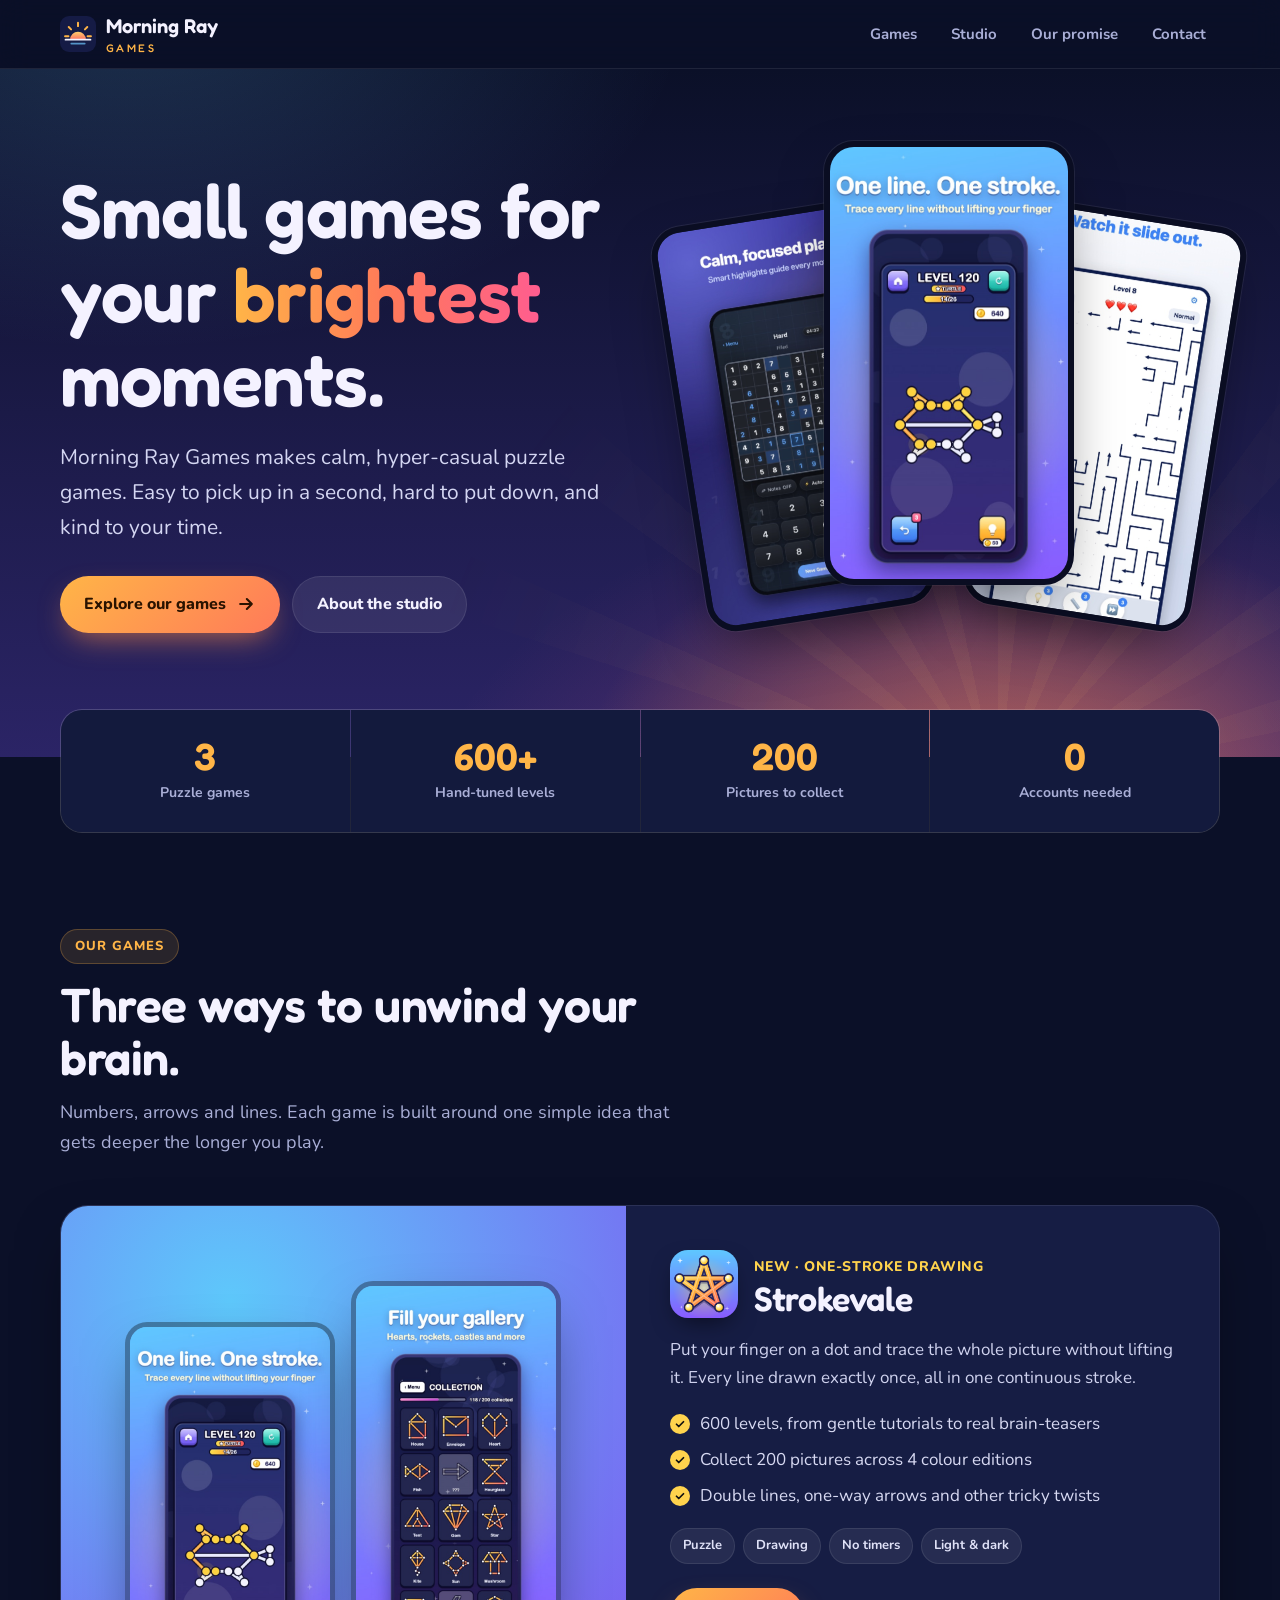
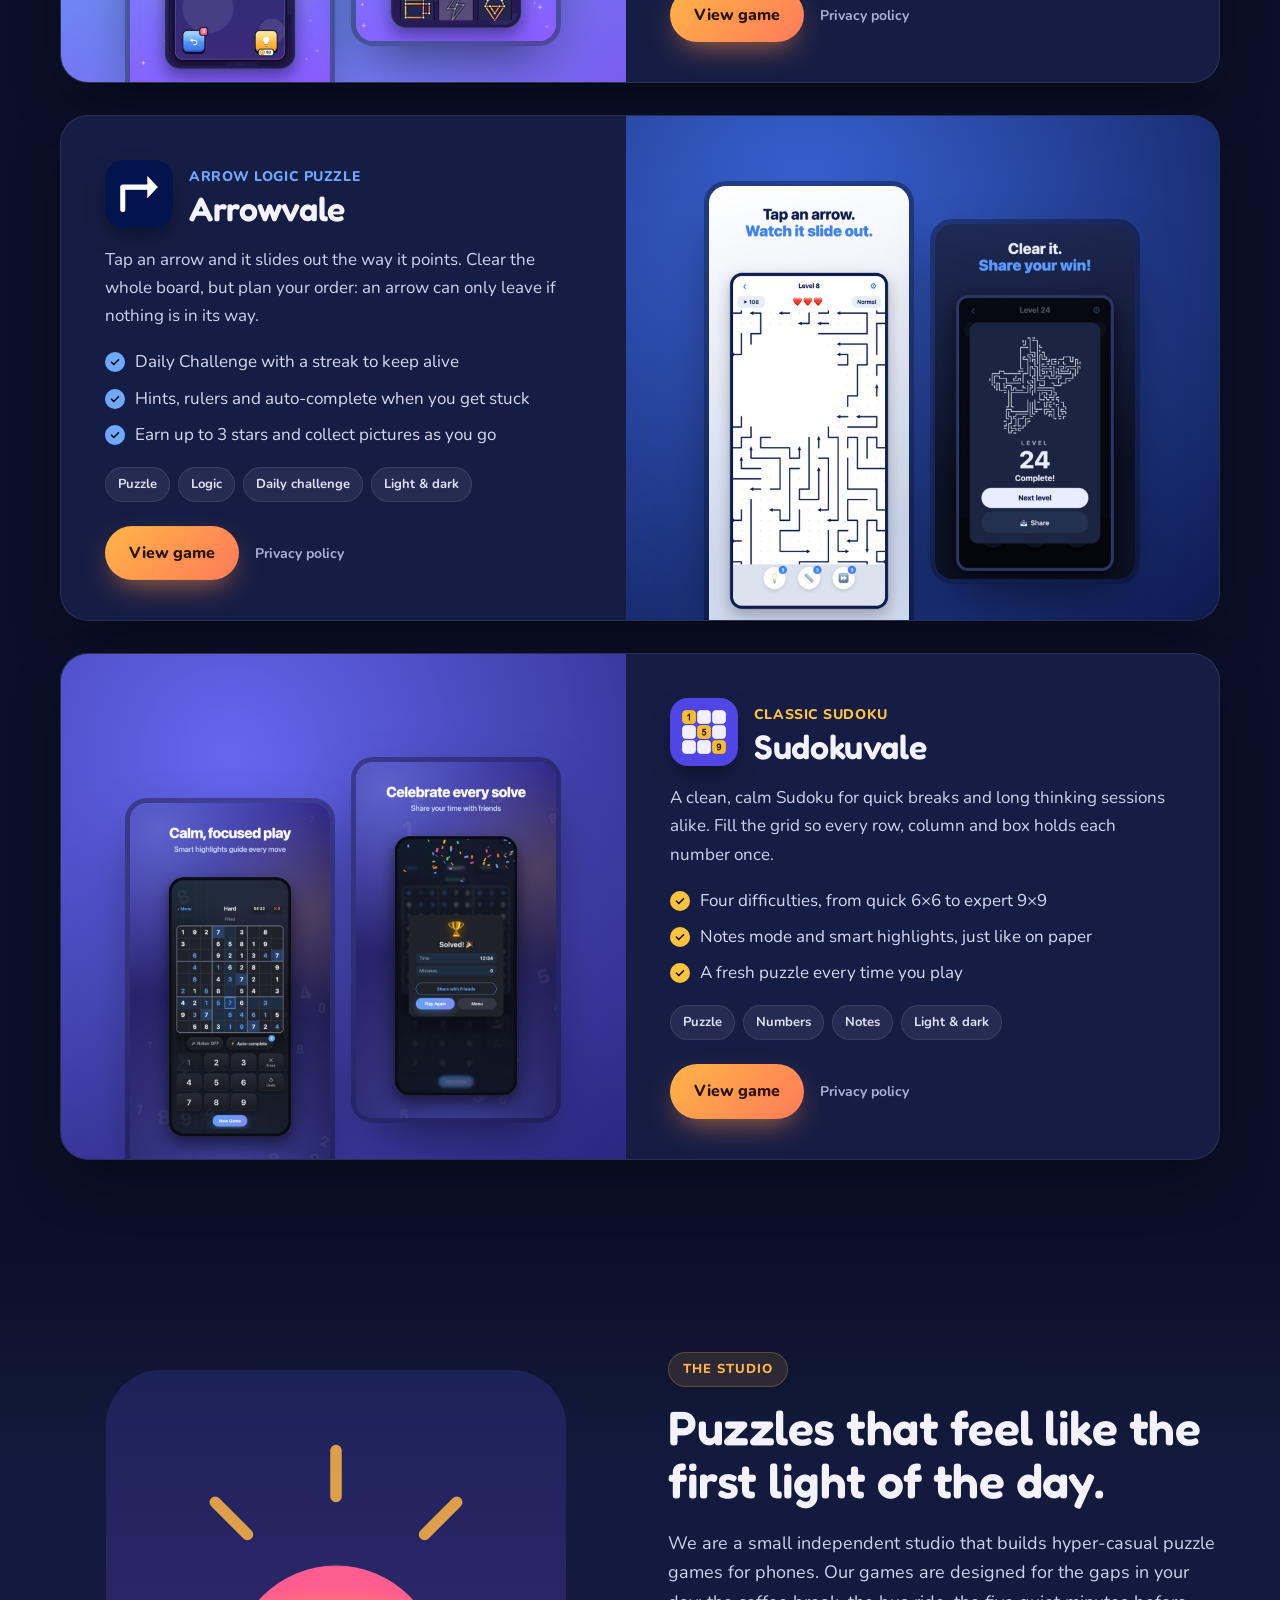
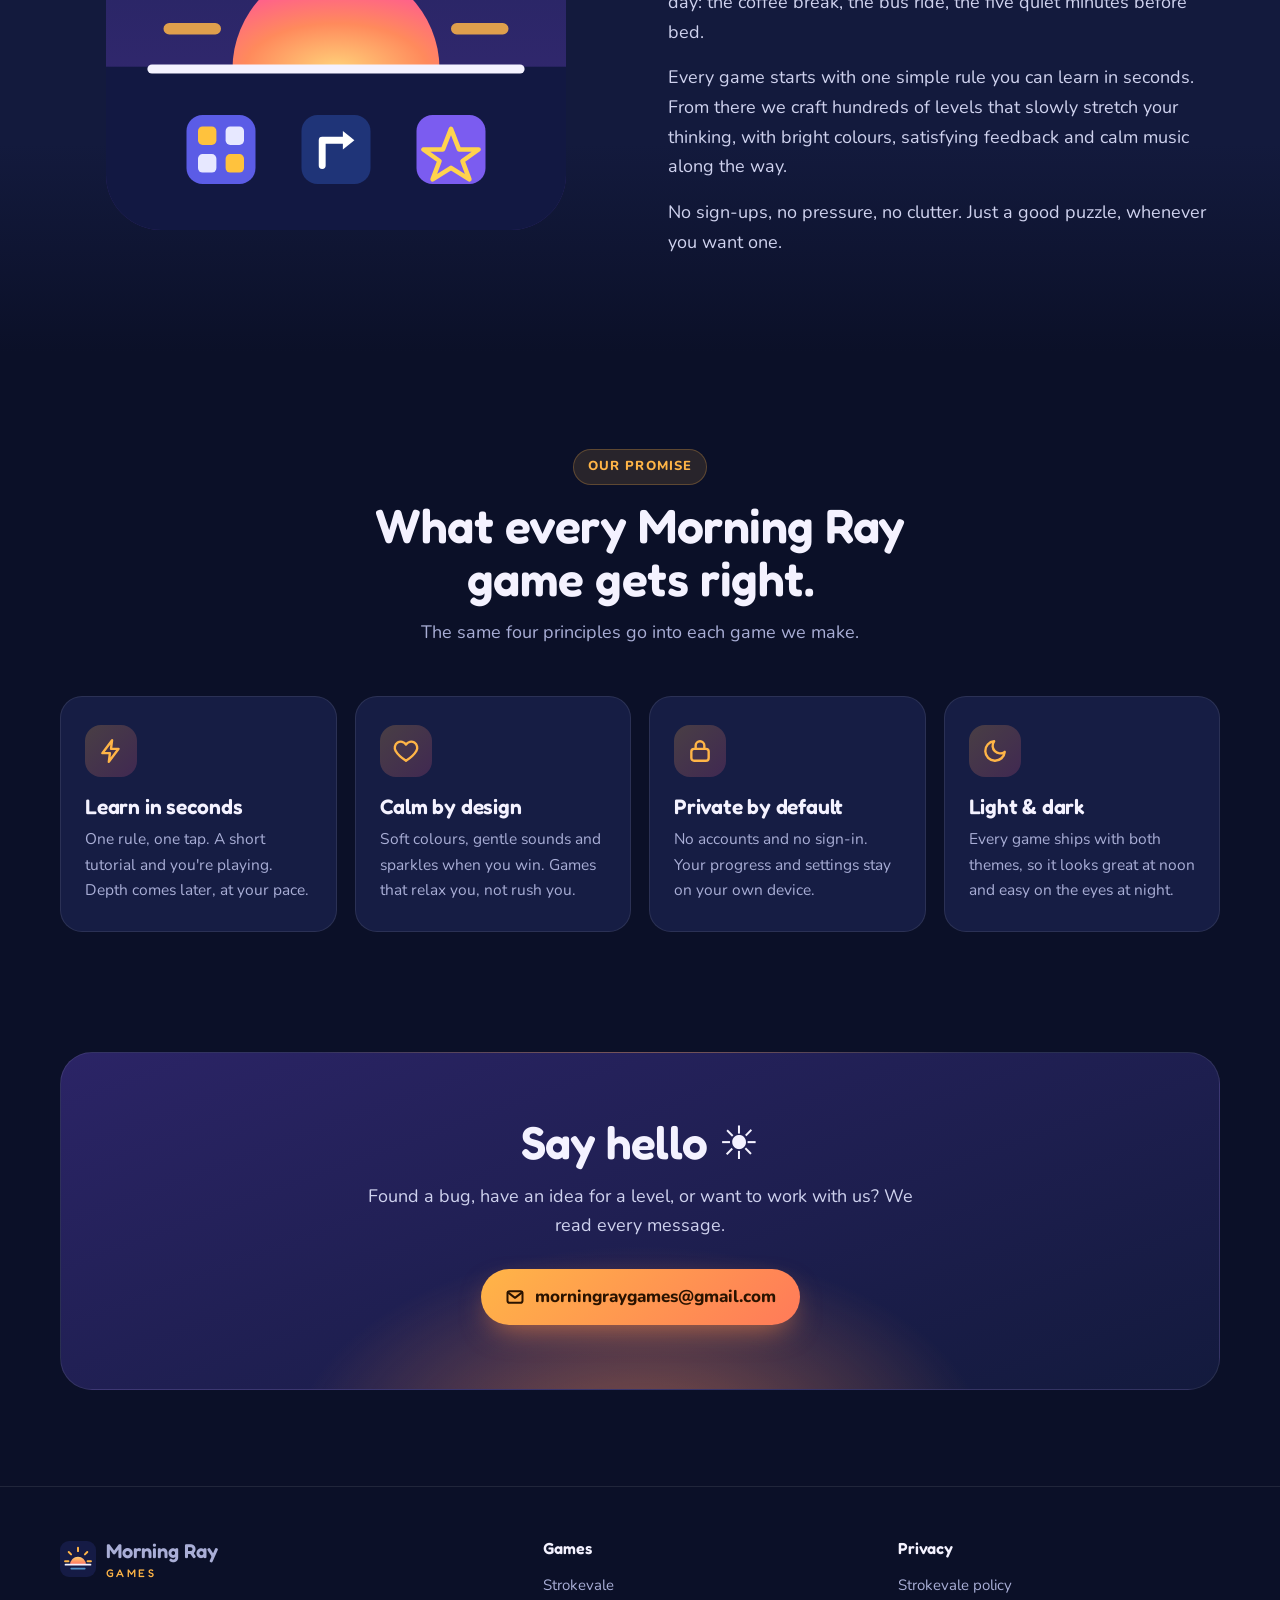
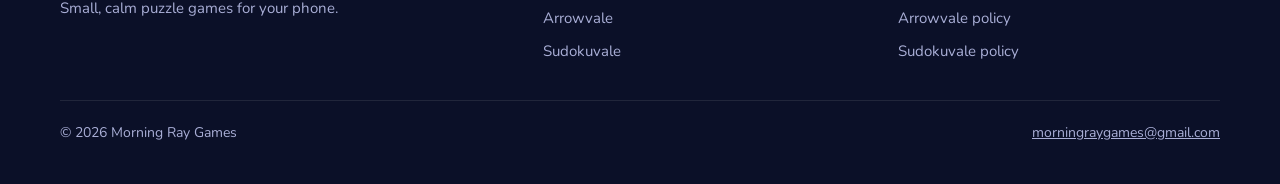
<file: index.html>
<!doctype html>
<html lang="en">
<head>
  <meta charset="utf-8">
  <meta name="viewport" content="width=device-width, initial-scale=1">
  <title>Morning Ray Games — Calm puzzle games for mobile</title>
  <meta name="description" content="Morning Ray Games is an indie studio making calm, hyper-casual puzzle games: Sudokuvale, Arrowvale and Strokevale.">
  <meta property="og:title" content="Morning Ray Games">
  <meta property="og:description" content="Small, calm puzzle games you can pick up in a second. Sudokuvale, Arrowvale and Strokevale.">
  <meta property="og:image" content="https://morningraygames.github.io/assets/img/strokevale-feature.jpg">
  <meta property="og:type" content="website">
  <meta name="theme-color" content="#0b1028">
  <link rel="icon" href="assets/logo.svg" type="image/svg+xml">
  <link rel="preconnect" href="https://fonts.googleapis.com">
  <link rel="preconnect" href="https://fonts.gstatic.com" crossorigin>
  <link href="https://fonts.googleapis.com/css2?family=Fredoka:wght@500;600&family=Nunito:wght@400;700;800&display=swap" rel="stylesheet">
  <link rel="stylesheet" href="assets/style.css?v=3">
</head>
<body>

<header class="nav">
  <div class="wrap">
    <a class="brand" href="./" aria-label="Morning Ray Games home">
      <img src="assets/logo.svg" alt="" width="36" height="36">
      <span>Morning Ray<small>GAMES</small></span>
    </a>
    <button class="nav-toggle" aria-label="Menu" aria-expanded="false">
      <svg viewBox="0 0 24 24" fill="none" stroke="currentColor" stroke-width="2.2" stroke-linecap="round"><path d="M4 7h16M4 12h16M4 17h16"/></svg>
    </button>
    <nav class="nav-links">
      <a href="#games">Games</a>
      <a href="#studio">Studio</a>
      <a href="#promise">Our promise</a>
      <a href="#contact">Contact</a>
    </nav>
  </div>
</header>

<main>
  <!-- Hero -->
  <section class="hero">
    <div class="rays" aria-hidden="true"></div>
    <div class="wrap hero-grid">
      <div>
        <h1>Small games for your <span class="glow">brightest</span> moments.</h1>
        <p class="lead">Morning Ray Games makes calm, hyper-casual puzzle games. Easy to pick up in a second, hard to put down, and kind to your time.</p>
        <div class="hero-cta">
          <a class="btn btn-sun" href="#games">
            Explore our games
            <svg viewBox="0 0 24 24" fill="none" stroke="currentColor" stroke-width="2.5" stroke-linecap="round" stroke-linejoin="round"><path d="M5 12h14M13 6l6 6-6 6"/></svg>
          </a>
          <a class="btn btn-ghost" href="#studio">About the studio</a>
        </div>
      </div>
      <div class="phones" aria-hidden="true">
        <div class="phone"><img src="assets/img/sudokuvale-2.jpg" alt=""></div>
        <div class="phone"><img src="assets/img/strokevale-1.jpg" alt=""></div>
        <div class="phone"><img src="assets/img/arrowvale-1.jpg" alt=""></div>
      </div>
    </div>
  </section>

  <div class="wrap">
    <div class="stats reveal">
      <div class="stat"><b>3</b><span>Puzzle games</span></div>
      <div class="stat"><b>600+</b><span>Hand-tuned levels</span></div>
      <div class="stat"><b>200</b><span>Pictures to collect</span></div>
      <div class="stat"><b>0</b><span>Accounts needed</span></div>
    </div>
  </div>

  <!-- Games -->
  <section id="games">
    <div class="wrap">
      <div class="section-head reveal">
        <span class="eyebrow">Our games</span>
        <h2>Three ways to unwind your brain.</h2>
        <p>Numbers, arrows and lines. Each game is built around one simple idea that gets deeper the longer you play.</p>
      </div>

      <div class="showcase">
        <!-- Strokevale -->
        <article class="game-card stroke reveal">
          <div class="game-media">
            <img src="assets/img/strokevale-1.jpg" alt="Strokevale: drawing a picture in one stroke" loading="lazy">
            <img src="assets/img/strokevale-4.jpg" alt="Strokevale: picture collection" loading="lazy">
          </div>
          <div class="game-body">
            <div class="game-title">
              <img src="assets/img/strokevale-icon.png" alt="Strokevale icon">
              <div><span class="tag">NEW · ONE-STROKE DRAWING</span><h3>Strokevale</h3></div>
            </div>
            <p>Put your finger on a dot and trace the whole picture without lifting it. Every line drawn exactly once, all in one continuous stroke.</p>
            <ul class="ticks">
              <li>600 levels, from gentle tutorials to real brain-teasers</li>
              <li>Collect 200 pictures across 4 colour editions</li>
              <li>Double lines, one-way arrows and other tricky twists</li>
            </ul>
            <div class="chips"><span class="chip">Puzzle</span><span class="chip">Drawing</span><span class="chip">No timers</span><span class="chip">Light &amp; dark</span></div>
            <div class="game-actions">
              <a class="btn btn-sun" href="strokevale/">View game</a>
              <a class="link" href="strokevale/privacy.html">Privacy policy</a>
            </div>
          </div>
        </article>

        <!-- Arrowvale -->
        <article class="game-card arrow reveal">
          <div class="game-media">
            <img src="assets/img/arrowvale-1.jpg" alt="Arrowvale: a board full of arrows" loading="lazy">
            <img src="assets/img/arrowvale-5.jpg" alt="Arrowvale: level complete" loading="lazy">
          </div>
          <div class="game-body">
            <div class="game-title">
              <img src="assets/img/arrowvale-icon.png" alt="Arrowvale icon">
              <div><span class="tag">ARROW LOGIC PUZZLE</span><h3>Arrowvale</h3></div>
            </div>
            <p>Tap an arrow and it slides out the way it points. Clear the whole board, but plan your order: an arrow can only leave if nothing is in its way.</p>
            <ul class="ticks">
              <li>Daily Challenge with a streak to keep alive</li>
              <li>Hints, rulers and auto-complete when you get stuck</li>
              <li>Earn up to 3 stars and collect pictures as you go</li>
            </ul>
            <div class="chips"><span class="chip">Puzzle</span><span class="chip">Logic</span><span class="chip">Daily challenge</span><span class="chip">Light &amp; dark</span></div>
            <div class="game-actions">
              <a class="btn btn-sun" href="arrowvale/">View game</a>
              <a class="link" href="arrowvale/privacy.html">Privacy policy</a>
            </div>
          </div>
        </article>

        <!-- Sudokuvale -->
        <article class="game-card sudoku reveal">
          <div class="game-media">
            <img src="assets/img/sudokuvale-2.jpg" alt="Sudokuvale: a 9 by 9 puzzle in progress" loading="lazy">
            <img src="assets/img/sudokuvale-4.jpg" alt="Sudokuvale: puzzle solved" loading="lazy">
          </div>
          <div class="game-body">
            <div class="game-title">
              <img src="assets/img/sudokuvale-icon.png" alt="Sudokuvale icon">
              <div><span class="tag">CLASSIC SUDOKU</span><h3>Sudokuvale</h3></div>
            </div>
            <p>A clean, calm Sudoku for quick breaks and long thinking sessions alike. Fill the grid so every row, column and box holds each number once.</p>
            <ul class="ticks">
              <li>Four difficulties, from quick 6×6 to expert 9×9</li>
              <li>Notes mode and smart highlights, just like on paper</li>
              <li>A fresh puzzle every time you play</li>
            </ul>
            <div class="chips"><span class="chip">Puzzle</span><span class="chip">Numbers</span><span class="chip">Notes</span><span class="chip">Light &amp; dark</span></div>
            <div class="game-actions">
              <a class="btn btn-sun" href="sudokuvale/">View game</a>
              <a class="link" href="sudokuvale/privacy.html">Privacy policy</a>
            </div>
          </div>
        </article>
      </div>
    </div>
  </section>

  <!-- Studio -->
  <section id="studio" style="background: linear-gradient(180deg, transparent, var(--night-2) 30%, var(--night-2) 70%, transparent);">
    <div class="wrap studio">
      <div class="studio-art reveal" aria-hidden="true">
        <svg viewBox="0 0 400 400">
          <defs>
            <radialGradient id="sunG" cx="50%" cy="100%" r="80%"><stop offset="0" stop-color="#ffd27a"/><stop offset=".55" stop-color="#ff8a5c"/><stop offset="1" stop-color="#ff5d8f"/></radialGradient>
            <linearGradient id="skyG" x1="0" y1="0" x2="0" y2="1"><stop offset="0" stop-color="#1b2257"/><stop offset="1" stop-color="#3b2a78"/></linearGradient>
            <clipPath id="c"><rect width="400" height="400" rx="48"/></clipPath>
          </defs>
          <g clip-path="url(#c)">
            <rect width="400" height="400" fill="url(#skyG)"/>
            <g stroke="#ffb547" stroke-width="10" stroke-linecap="round" opacity=".85">
              <path d="M200 70v40M95 115l28 28M305 115l-28 28M55 225h40M305 225h40"/>
            </g>
            <path d="M110 260a90 90 0 0 1 180 0z" fill="url(#sunG)"/>
            <rect y="258" width="400" height="142" fill="#121842"/>
            <path d="M40 260h320" stroke="#f4f2ff" stroke-width="8" stroke-linecap="round"/>
            <!-- game motifs on the ground -->
            <g transform="translate(70 300)">
              <rect width="60" height="60" rx="14" fill="#5b5ce6"/>
              <rect x="10" y="10" width="16" height="16" rx="4" fill="#ffc23d"/><rect x="34" y="10" width="16" height="16" rx="4" fill="#e7e8ff"/>
              <rect x="10" y="34" width="16" height="16" rx="4" fill="#e7e8ff"/><rect x="34" y="34" width="16" height="16" rx="4" fill="#ffc23d"/>
            </g>
            <g transform="translate(170 300)">
              <rect width="60" height="60" rx="14" fill="#1f3478"/>
              <path d="M18 44V22h22" fill="none" stroke="#fff" stroke-width="6" stroke-linecap="round" stroke-linejoin="round"/><path d="M36 14l10 8-10 8z" fill="#fff"/>
            </g>
            <g transform="translate(270 300)">
              <rect width="60" height="60" rx="14" fill="#7b5cf0"/>
              <path d="M30 12l7 18h17l-14 10 6 16-16-10-16 10 6-16-14-10h17z" fill="none" stroke="#ffd34d" stroke-width="4" stroke-linejoin="round"/>
            </g>
          </g>
        </svg>
      </div>
      <div class="text reveal">
        <span class="eyebrow">The studio</span>
        <h2 style="font-size: clamp(32px,4.4vw,48px); margin: 14px 0 22px;">Puzzles that feel like the first light of the day.</h2>
        <p>We are a small independent studio that builds hyper-casual puzzle games for phones. Our games are designed for the gaps in your day: the coffee break, the bus ride, the five quiet minutes before bed.</p>
        <p>Every game starts with one simple rule you can learn in seconds. From there we craft hundreds of levels that slowly stretch your thinking, with bright colours, satisfying feedback and calm music along the way.</p>
        <p>No sign-ups, no pressure, no clutter. Just a good puzzle, whenever you want one.</p>
      </div>
    </div>
  </section>

  <!-- Promise -->
  <section id="promise">
    <div class="wrap">
      <div class="section-head center reveal">
        <span class="eyebrow">Our promise</span>
        <h2>What every Morning Ray game gets right.</h2>
        <p>The same four principles go into each game we make.</p>
      </div>
      <div class="values">
        <div class="value reveal">
          <div class="ico"><svg viewBox="0 0 24 24" fill="none" stroke="currentColor" stroke-width="2.2" stroke-linecap="round" stroke-linejoin="round"><path d="M13 2L4 14h7l-1 8 9-12h-7z"/></svg></div>
          <h3>Learn in seconds</h3>
          <p>One rule, one tap. A short tutorial and you're playing. Depth comes later, at your pace.</p>
        </div>
        <div class="value reveal">
          <div class="ico"><svg viewBox="0 0 24 24" fill="none" stroke="currentColor" stroke-width="2.2" stroke-linecap="round" stroke-linejoin="round"><path d="M12 21s-7-4.5-9.5-9A5.5 5.5 0 0 1 12 6a5.5 5.5 0 0 1 9.5 6c-2.5 4.5-9.5 9-9.5 9z"/></svg></div>
          <h3>Calm by design</h3>
          <p>Soft colours, gentle sounds and sparkles when you win. Games that relax you, not rush you.</p>
        </div>
        <div class="value reveal">
          <div class="ico"><svg viewBox="0 0 24 24" fill="none" stroke="currentColor" stroke-width="2.2" stroke-linecap="round" stroke-linejoin="round"><rect x="4" y="10" width="16" height="11" rx="2.5"/><path d="M8 10V7a4 4 0 0 1 8 0v3"/></svg></div>
          <h3>Private by default</h3>
          <p>No accounts and no sign-in. Your progress and settings stay on your own device.</p>
        </div>
        <div class="value reveal">
          <div class="ico"><svg viewBox="0 0 24 24" fill="none" stroke="currentColor" stroke-width="2.2" stroke-linecap="round" stroke-linejoin="round"><path d="M21 12.8A9 9 0 1 1 11.2 3 7 7 0 0 0 21 12.8z"/></svg></div>
          <h3>Light &amp; dark</h3>
          <p>Every game ships with both themes, so it looks great at noon and easy on the eyes at night.</p>
        </div>
      </div>
    </div>
  </section>

  <!-- Contact -->
  <section id="contact" style="padding-top: 24px;">
    <div class="wrap">
      <div class="contact-card reveal">
        <h2>Say hello ☀</h2>
        <p>Found a bug, have an idea for a level, or want to work with us? We read every message.</p>
        <a class="btn btn-sun" href="mailto:morningraygames@gmail.com">
          <svg viewBox="0 0 24 24" fill="none" stroke="currentColor" stroke-width="2.4" stroke-linecap="round" stroke-linejoin="round"><rect x="3" y="5" width="18" height="14" rx="2.5"/><path d="M3.5 6.5l8.5 6.5 8.5-6.5"/></svg>
          morningraygames@gmail.com
        </a>
      </div>
    </div>
  </section>
</main>

<footer>
  <div class="wrap">
    <div class="foot">
      <div>
        <a class="brand" href="./"><img src="assets/logo.svg" alt="" width="36" height="36"><span>Morning Ray<small>GAMES</small></span></a>
        <p style="margin-top:14px; max-width: 320px;">Small, calm puzzle games for your phone.</p>
      </div>
      <div>
        <h4>Games</h4>
        <ul>
          <li><a href="strokevale/">Strokevale</a></li>
          <li><a href="arrowvale/">Arrowvale</a></li>
          <li><a href="sudokuvale/">Sudokuvale</a></li>
        </ul>
      </div>
      <div>
        <h4>Privacy</h4>
        <ul>
          <li><a href="strokevale/privacy.html">Strokevale policy</a></li>
          <li><a href="arrowvale/privacy.html">Arrowvale policy</a></li>
          <li><a href="sudokuvale/privacy.html">Sudokuvale policy</a></li>
        </ul>
      </div>
    </div>
    <div class="foot-bottom">
      <span>© <span data-year>2026</span> Morning Ray Games</span>
      <a href="mailto:morningraygames@gmail.com">morningraygames@gmail.com</a>
    </div>
  </div>
</footer>

<script src="assets/main.js"></script>
</body>
</html>
</file>
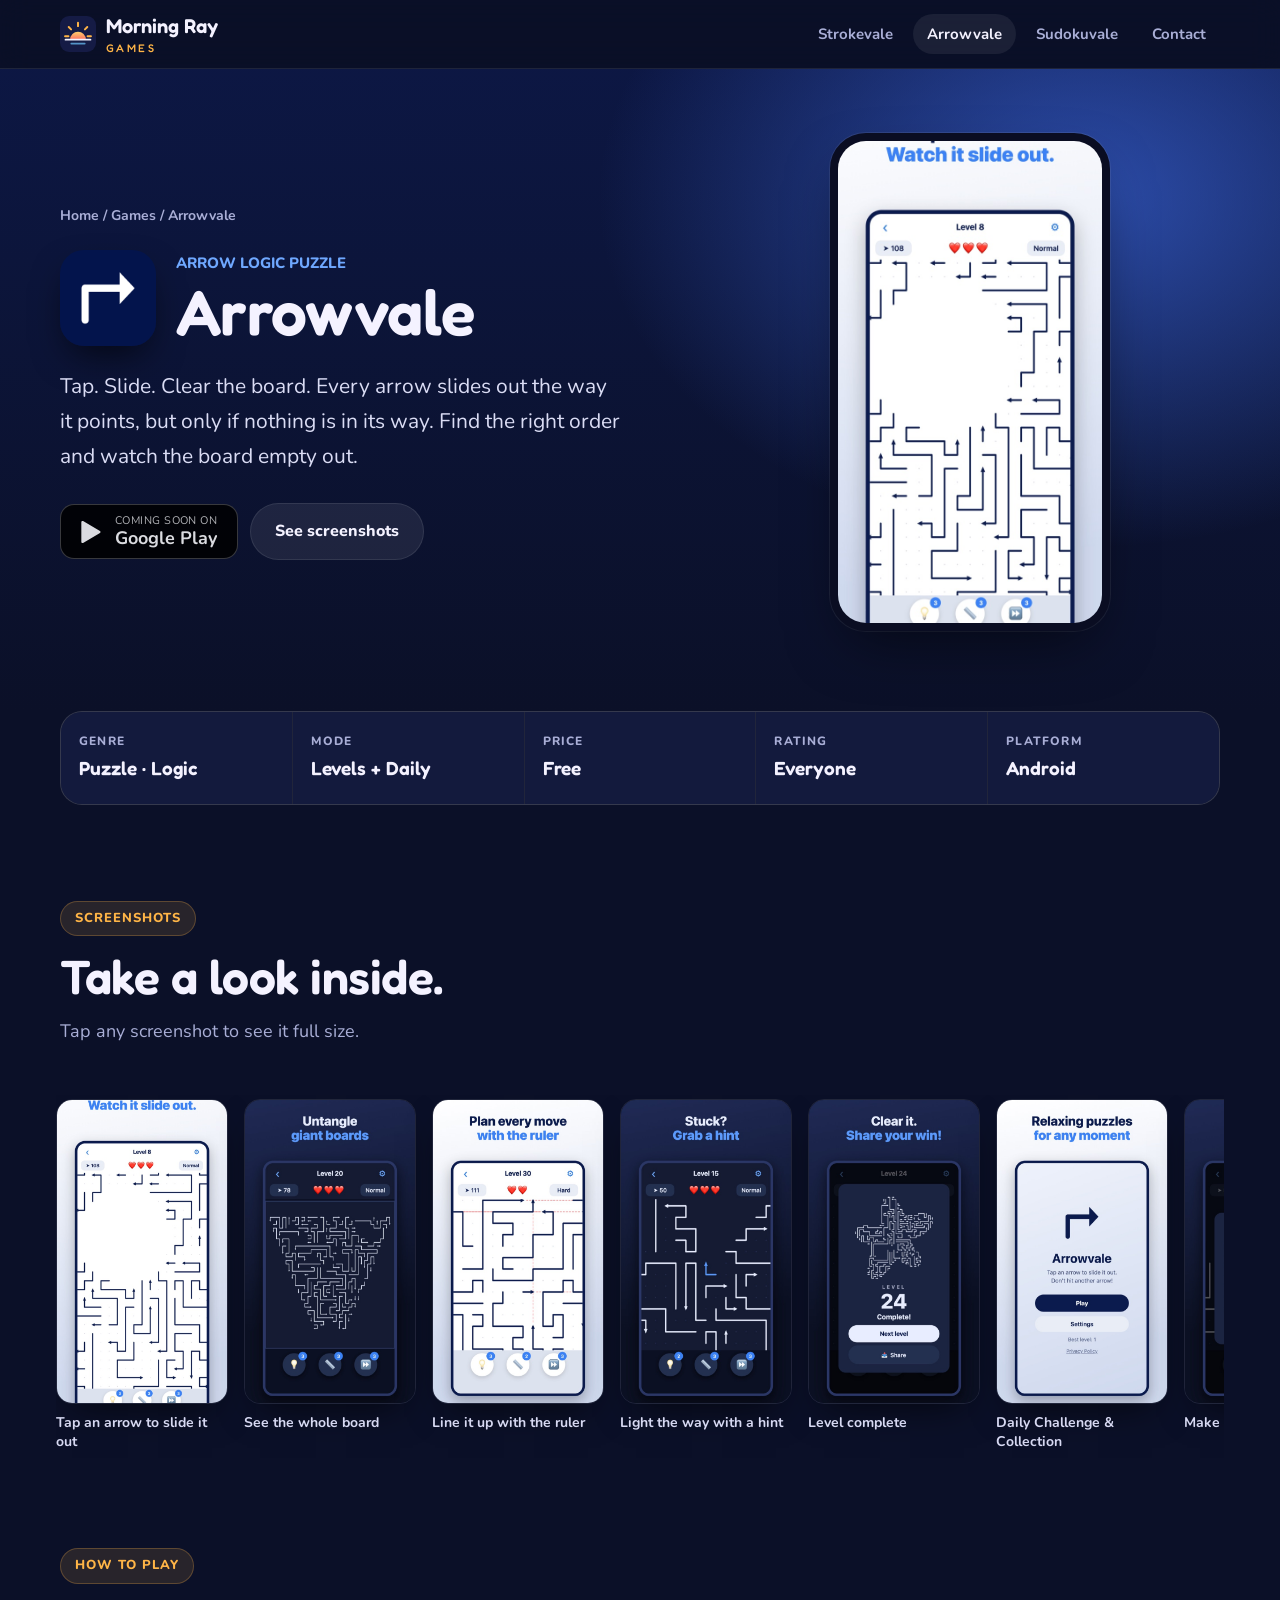
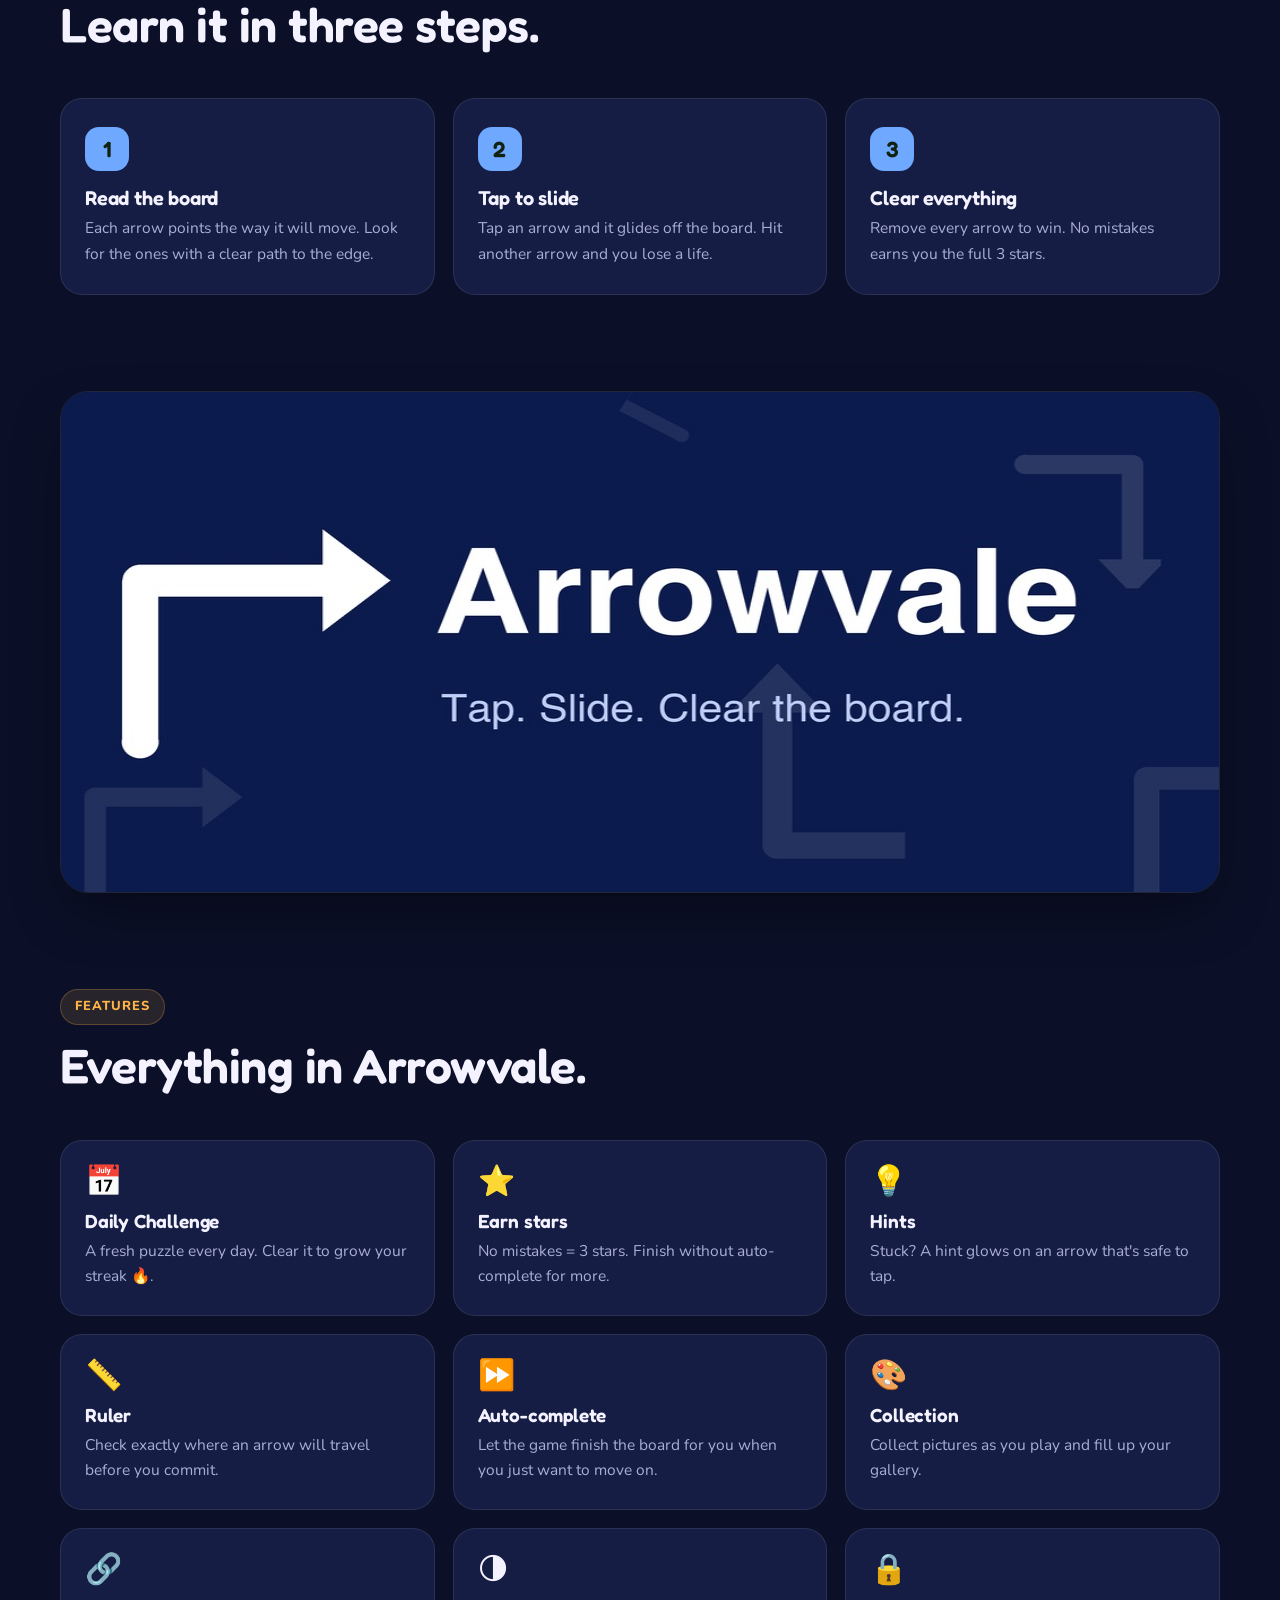
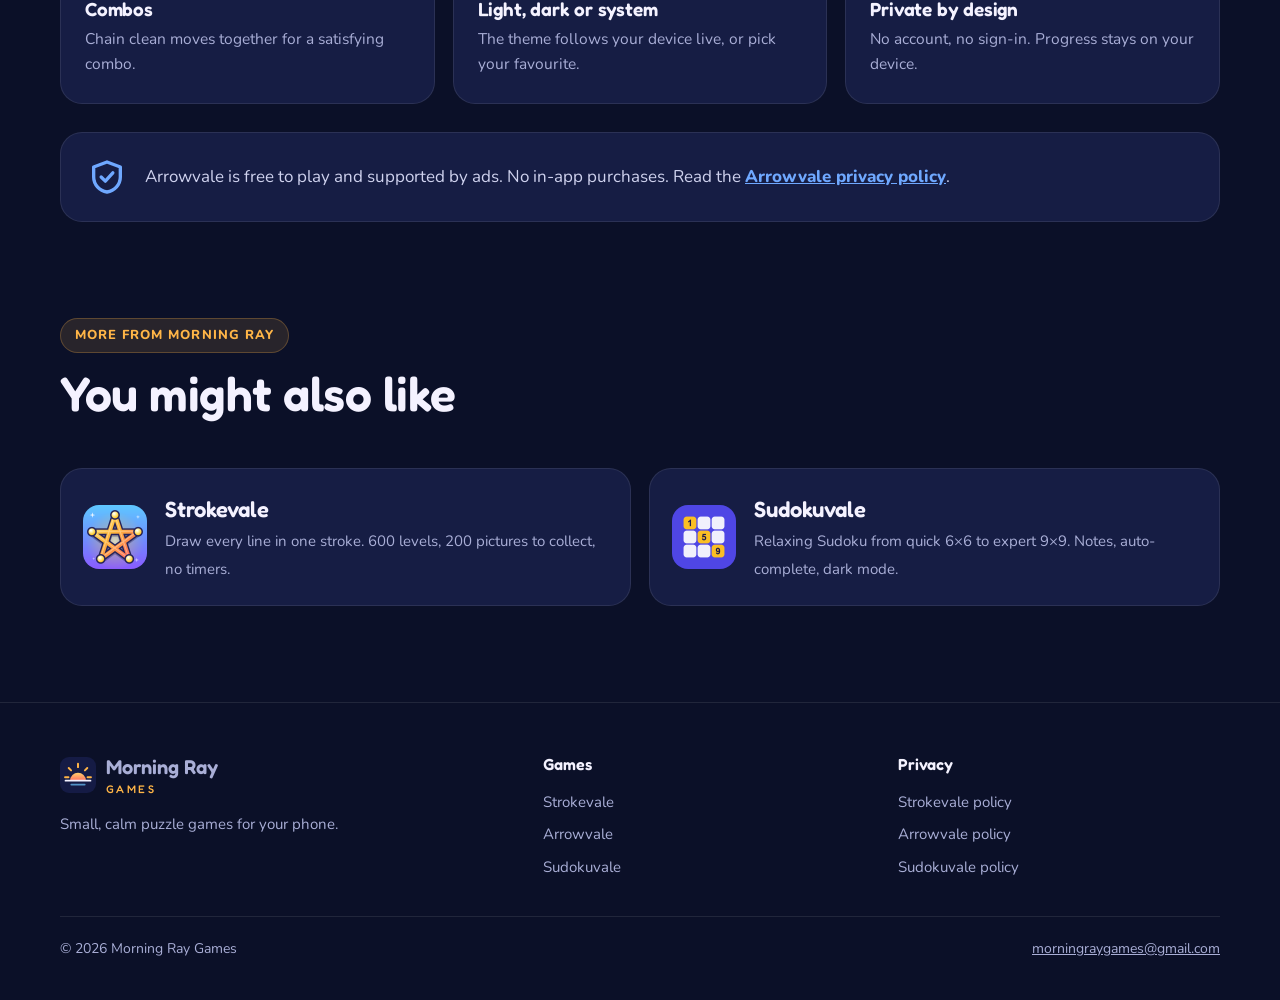
<file: arrowvale/index.html>
<!doctype html>
<html lang="en">
<head>
  <meta charset="utf-8">
  <meta name="viewport" content="width=device-width, initial-scale=1">
  <title>Arrowvale — Morning Ray Games</title>
  <meta name="description" content="Tap, slide and clear the board. A relaxing arrow puzzle with a daily challenge.">
  <meta property="og:title" content="Arrowvale">
  <meta property="og:description" content="Tap, slide and clear the board. A relaxing arrow puzzle with a daily challenge.">
  <meta property="og:image" content="https://morningraygames.github.io/assets/img/arrowvale-feature.jpg">
  <meta name="theme-color" content="#0b1028">
  <link rel="icon" href="../assets/img/arrowvale-icon.png" type="image/png">
  <link rel="preconnect" href="https://fonts.googleapis.com">
  <link rel="preconnect" href="https://fonts.gstatic.com" crossorigin>
  <link href="https://fonts.googleapis.com/css2?family=Fredoka:wght@500;600&family=Nunito:wght@400;700;800&display=swap" rel="stylesheet">
  <link rel="stylesheet" href="../assets/style.css?v=3">
</head>
<body class="arrow">

<header class="nav">
  <div class="wrap">
    <a class="brand" href="../" aria-label="Morning Ray Games home">
      <img src="../assets/logo.svg" alt="" width="36" height="36">
      <span>Morning Ray<small>GAMES</small></span>
    </a>
    <button class="nav-toggle" aria-label="Menu" aria-expanded="false">
      <svg viewBox="0 0 24 24" fill="none" stroke="currentColor" stroke-width="2.2" stroke-linecap="round"><path d="M4 7h16M4 12h16M4 17h16"/></svg>
    </button>
    <nav class="nav-links">
      <a href="../strokevale/">Strokevale</a>
      <a href="../arrowvale/" aria-current="page">Arrowvale</a>
      <a href="../sudokuvale/">Sudokuvale</a>
      <a href="../#contact">Contact</a>
    </nav>
  </div>
</header>

<main>
  <section class="g-hero">
    <div class="wrap g-hero-grid">
      <div>
        <div class="crumbs"><a href="../">Home</a> / <a href="../#games">Games</a> / Arrowvale</div>
        <div class="g-id">
          <img src="../assets/img/arrowvale-icon.png" alt="Arrowvale icon" width="96" height="96">
          <div><span class="sub">ARROW LOGIC PUZZLE</span><h1>Arrowvale</h1></div>
        </div>
        <p class="lead">Tap. Slide. Clear the board. Every arrow slides out the way it points, but only if nothing is in its way. Find the right order and watch the board empty out.</p>
        <div class="g-cta">
          <!-- When the game is live, change this to: <a class="store-btn" href="https://play.google.com/store/apps/details?id=com.morningray.arrowvale"> and the text to "GET IT ON" -->
          <span class="store-btn soon" data-play="com.morningray.arrowvale">
            <svg viewBox="0 0 24 24" fill="currentColor"><path d="M4 2.8v18.4c0 .8.9 1.3 1.6.9l15.6-9.2c.7-.4.7-1.4 0-1.8L5.6 1.9C4.9 1.5 4 2 4 2.8z"/></svg>
            <span><small>COMING SOON ON</small><b>Google Play</b></span>
          </span>
          <a class="btn btn-ghost" href="#screens">See screenshots</a>
        </div>
      </div>
      <div class="phone"><img src="../assets/img/arrowvale-1.jpg" alt="Arrowvale gameplay"></div>
    </div>
  </section>

  <div class="wrap"><div class="facts reveal"><div class="fact"><span>Genre</span><b>Puzzle · Logic</b></div><div class="fact"><span>Mode</span><b>Levels + Daily</b></div><div class="fact"><span>Price</span><b>Free</b></div><div class="fact"><span>Rating</span><b>Everyone</b></div><div class="fact"><span>Platform</span><b>Android</b></div></div></div>

  <section id="screens" style="padding-bottom: 48px;">
    <div class="wrap">
      <div class="section-head reveal">
        <span class="eyebrow">Screenshots</span>
        <h2>Take a look inside.</h2>
        <p>Tap any screenshot to see it full size.</p>
      </div>
      <div class="gallery reveal">
          <figure><button type="button" aria-label="Enlarge: Tap an arrow to slide it out"><img src="../assets/img/arrowvale-1.jpg" alt="Arrowvale screenshot: Tap an arrow to slide it out" loading="lazy" width="600" height="1067"></button><figcaption>Tap an arrow to slide it out</figcaption></figure>
          <figure><button type="button" aria-label="Enlarge: See the whole board"><img src="../assets/img/arrowvale-2.jpg" alt="Arrowvale screenshot: See the whole board" loading="lazy" width="600" height="1067"></button><figcaption>See the whole board</figcaption></figure>
          <figure><button type="button" aria-label="Enlarge: Line it up with the ruler"><img src="../assets/img/arrowvale-3.jpg" alt="Arrowvale screenshot: Line it up with the ruler" loading="lazy" width="600" height="1067"></button><figcaption>Line it up with the ruler</figcaption></figure>
          <figure><button type="button" aria-label="Enlarge: Light the way with a hint"><img src="../assets/img/arrowvale-4.jpg" alt="Arrowvale screenshot: Light the way with a hint" loading="lazy" width="600" height="1067"></button><figcaption>Light the way with a hint</figcaption></figure>
          <figure><button type="button" aria-label="Enlarge: Level complete"><img src="../assets/img/arrowvale-5.jpg" alt="Arrowvale screenshot: Level complete" loading="lazy" width="600" height="1067"></button><figcaption>Level complete</figcaption></figure>
          <figure><button type="button" aria-label="Enlarge: Daily Challenge &amp; Collection"><img src="../assets/img/arrowvale-6.jpg" alt="Arrowvale screenshot: Daily Challenge &amp; Collection" loading="lazy" width="600" height="1067"></button><figcaption>Daily Challenge &amp; Collection</figcaption></figure>
          <figure><button type="button" aria-label="Enlarge: Make it yours in settings"><img src="../assets/img/arrowvale-7.jpg" alt="Arrowvale screenshot: Make it yours in settings" loading="lazy" width="600" height="1067"></button><figcaption>Make it yours in settings</figcaption></figure>
      </div>
    </div>
  </section>

  <section style="padding-top: 24px;">
    <div class="wrap">
      <div class="section-head reveal">
        <span class="eyebrow">How to play</span>
        <h2>Learn it in three steps.</h2>
      </div>
      <div class="steps">
        <div class="step reveal"><h3>Read the board</h3><p>Each arrow points the way it will move. Look for the ones with a clear path to the edge.</p></div>
        <div class="step reveal"><h3>Tap to slide</h3><p>Tap an arrow and it glides off the board. Hit another arrow and you lose a life.</p></div>
        <div class="step reveal"><h3>Clear everything</h3><p>Remove every arrow to win. No mistakes earns you the full 3 stars.</p></div>
      </div>
    </div>
  </section>

  <section style="padding-top: 0;">
    <div class="wrap">
      <div class="feature-banner reveal"><img src="../assets/img/arrowvale-feature.jpg" alt="Arrowvale banner" loading="lazy" width="1024" height="500"></div>
    </div>
  </section>

  <section style="padding-top: 0;">
    <div class="wrap">
      <div class="section-head reveal">
        <span class="eyebrow">Features</span>
        <h2>Everything in Arrowvale.</h2>
      </div>
      <div class="features">
        <div class="feature reveal"><span class="emoji" aria-hidden="true">📅</span><h3>Daily Challenge</h3><p>A fresh puzzle every day. Clear it to grow your streak 🔥.</p></div>
        <div class="feature reveal"><span class="emoji" aria-hidden="true">⭐</span><h3>Earn stars</h3><p>No mistakes = 3 stars. Finish without auto-complete for more.</p></div>
        <div class="feature reveal"><span class="emoji" aria-hidden="true">💡</span><h3>Hints</h3><p>Stuck? A hint glows on an arrow that's safe to tap.</p></div>
        <div class="feature reveal"><span class="emoji" aria-hidden="true">📏</span><h3>Ruler</h3><p>Check exactly where an arrow will travel before you commit.</p></div>
        <div class="feature reveal"><span class="emoji" aria-hidden="true">⏩</span><h3>Auto-complete</h3><p>Let the game finish the board for you when you just want to move on.</p></div>
        <div class="feature reveal"><span class="emoji" aria-hidden="true">🎨</span><h3>Collection</h3><p>Collect pictures as you play and fill up your gallery.</p></div>
        <div class="feature reveal"><span class="emoji" aria-hidden="true">🔗</span><h3>Combos</h3><p>Chain clean moves together for a satisfying combo.</p></div>
        <div class="feature reveal"><span class="emoji" aria-hidden="true">🌗</span><h3>Light, dark or system</h3><p>The theme follows your device live, or pick your favourite.</p></div>
        <div class="feature reveal"><span class="emoji" aria-hidden="true">🔒</span><h3>Private by design</h3><p>No account, no sign-in. Progress stays on your device.</p></div>
      </div>
      <div class="privacy-note reveal" style="margin-top: 28px;">
        <svg viewBox="0 0 24 24" fill="none" stroke="currentColor" stroke-width="2" stroke-linecap="round" stroke-linejoin="round"><path d="M12 3l8 3v6c0 4.5-3.4 8.3-8 9-4.6-.7-8-4.5-8-9V6z"/><path d="M8.5 12l2.5 2.5 4.5-5"/></svg>
        <p>Arrowvale is free to play and supported by ads. No in-app purchases. Read the <a href="privacy.html">Arrowvale privacy policy</a>.</p>
      </div>
    </div>
  </section>

  <section style="padding-top: 0;">
    <div class="wrap">
      <div class="section-head reveal">
        <span class="eyebrow">More from Morning Ray</span>
        <h2>You might also like</h2>
      </div>
      <div class="more reveal">
        <a href="../strokevale/"><img src="../assets/img/strokevale-icon.png" alt=""><div><b>Strokevale</b><span>Draw every line in one stroke. 600 levels, 200 pictures to collect, no timers.</span></div></a>
        <a href="../sudokuvale/"><img src="../assets/img/sudokuvale-icon.png" alt=""><div><b>Sudokuvale</b><span>Relaxing Sudoku from quick 6×6 to expert 9×9. Notes, auto-complete, dark mode.</span></div></a>
      </div>
    </div>
  </section>
</main>

<footer>
  <div class="wrap">
    <div class="foot">
      <div>
        <a class="brand" href="../"><img src="../assets/logo.svg" alt="" width="36" height="36"><span>Morning Ray<small>GAMES</small></span></a>
        <p style="margin-top:14px; max-width: 320px;">Small, calm puzzle games for your phone.</p>
      </div>
      <div>
        <h4>Games</h4>
        <ul>
          <li><a href="../strokevale/">Strokevale</a></li>
          <li><a href="../arrowvale/">Arrowvale</a></li>
          <li><a href="../sudokuvale/">Sudokuvale</a></li>
        </ul>
      </div>
      <div>
        <h4>Privacy</h4>
        <ul>
          <li><a href="../strokevale/privacy.html">Strokevale policy</a></li>
          <li><a href="../arrowvale/privacy.html">Arrowvale policy</a></li>
          <li><a href="../sudokuvale/privacy.html">Sudokuvale policy</a></li>
        </ul>
      </div>
    </div>
    <div class="foot-bottom">
      <span>© <span data-year>2026</span> Morning Ray Games</span>
      <a href="mailto:morningraygames@gmail.com">morningraygames@gmail.com</a>
    </div>
  </div>
</footer>

<script src="../assets/main.js"></script>
</body>
</html>
</file>
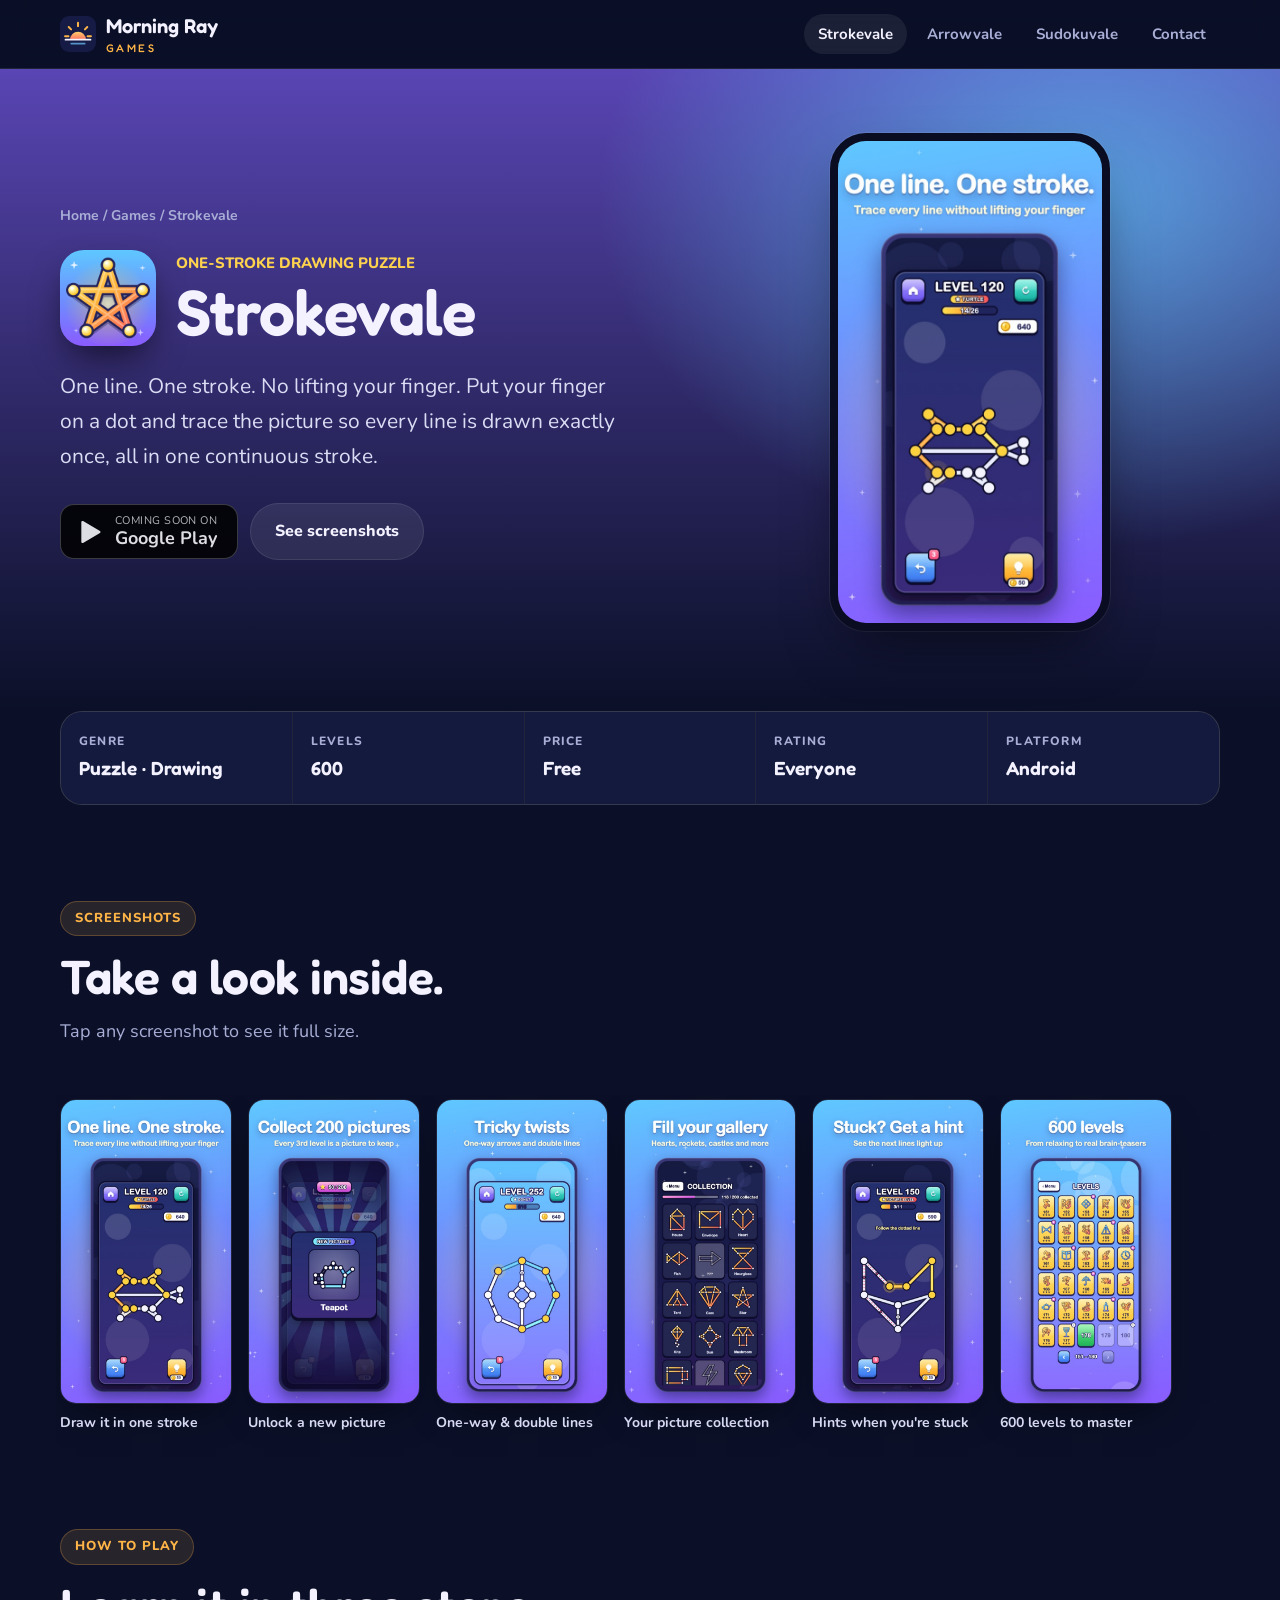
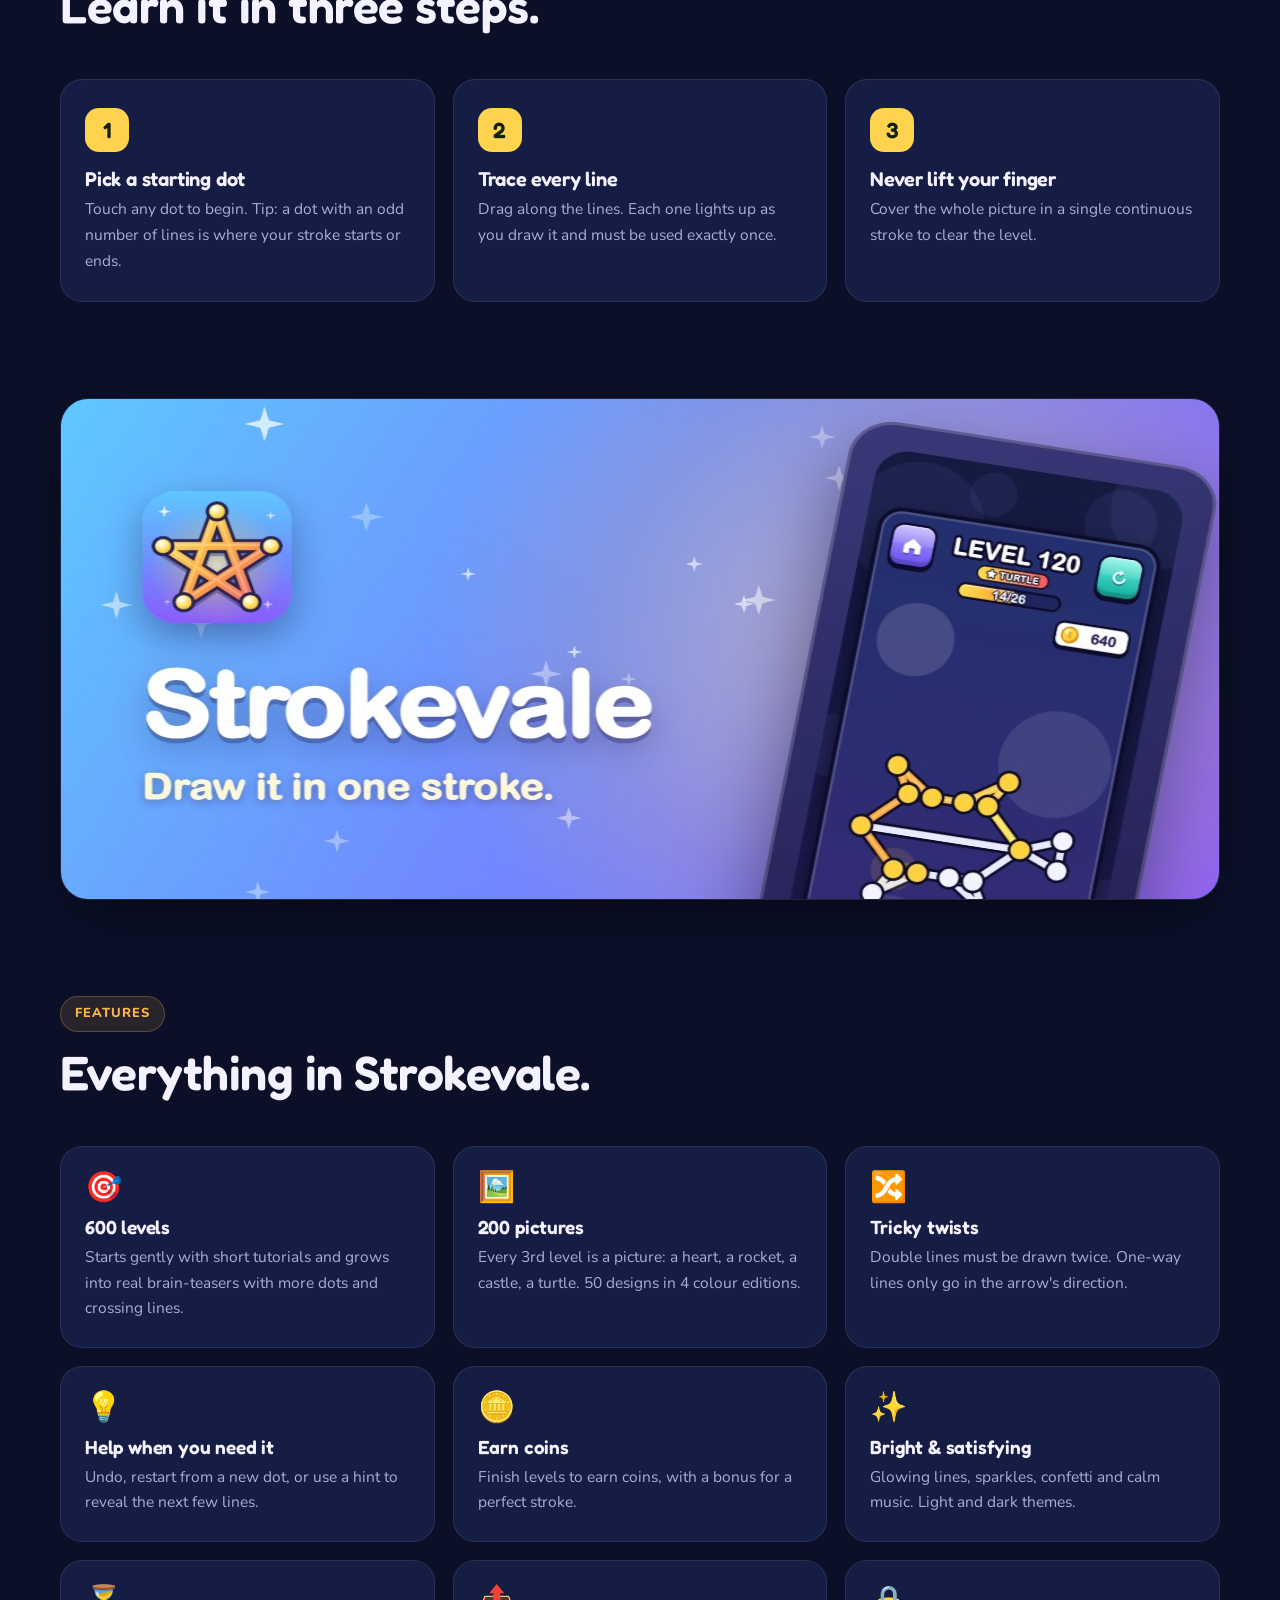
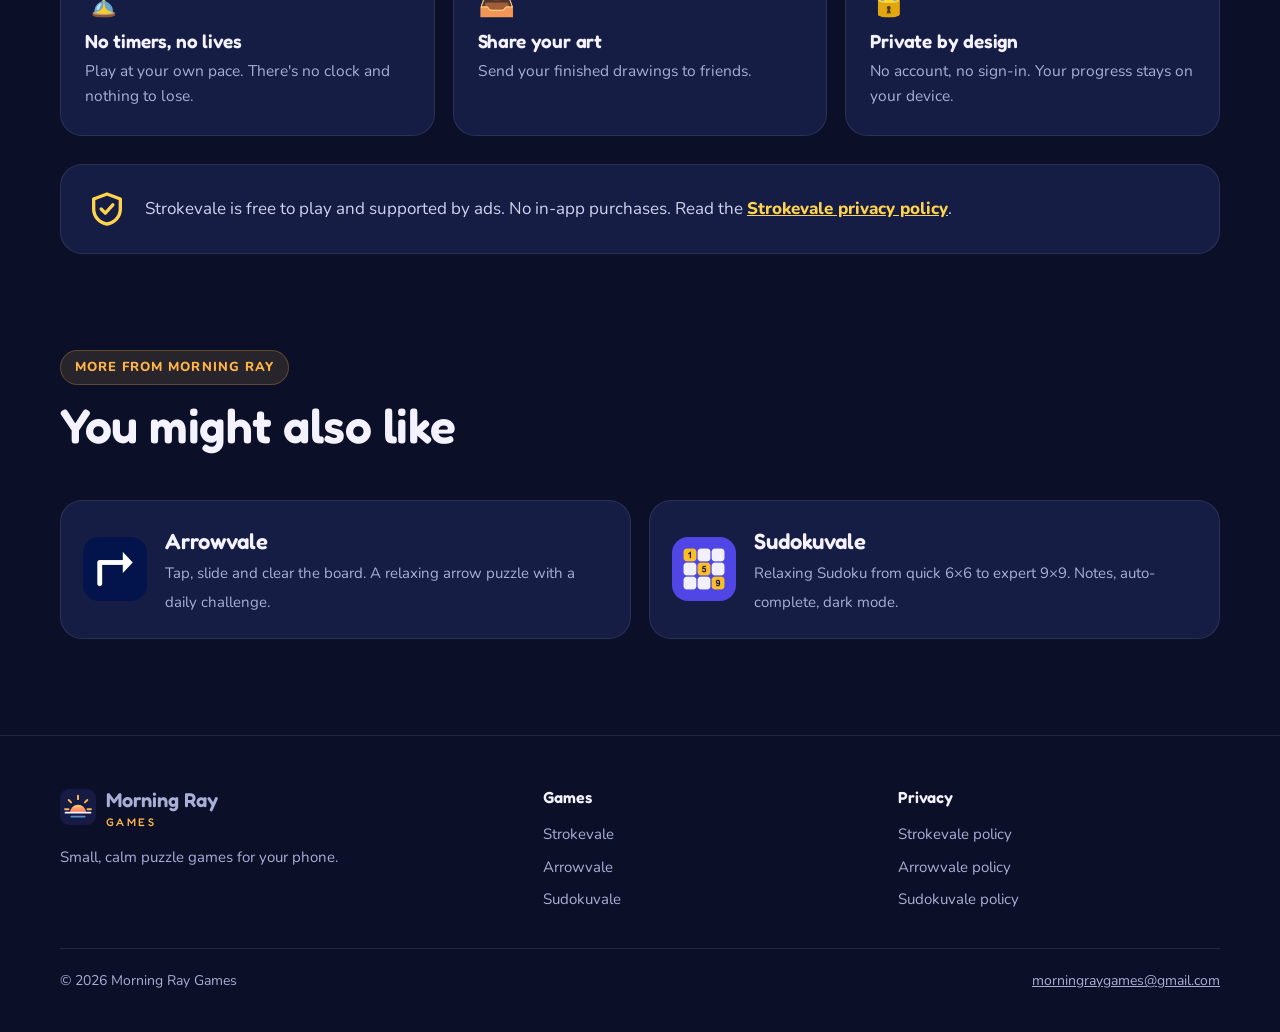
<file: strokevale/index.html>
<!doctype html>
<html lang="en">
<head>
  <meta charset="utf-8">
  <meta name="viewport" content="width=device-width, initial-scale=1">
  <title>Strokevale — Morning Ray Games</title>
  <meta name="description" content="Draw every line in one stroke. 600 levels, 200 pictures to collect, no timers.">
  <meta property="og:title" content="Strokevale: One Stroke Draw">
  <meta property="og:description" content="Draw every line in one stroke. 600 levels, 200 pictures to collect, no timers.">
  <meta property="og:image" content="https://morningraygames.github.io/assets/img/strokevale-feature.jpg">
  <meta name="theme-color" content="#0b1028">
  <link rel="icon" href="../assets/img/strokevale-icon.png" type="image/png">
  <link rel="preconnect" href="https://fonts.googleapis.com">
  <link rel="preconnect" href="https://fonts.gstatic.com" crossorigin>
  <link href="https://fonts.googleapis.com/css2?family=Fredoka:wght@500;600&family=Nunito:wght@400;700;800&display=swap" rel="stylesheet">
  <link rel="stylesheet" href="../assets/style.css?v=3">
</head>
<body class="stroke">

<header class="nav">
  <div class="wrap">
    <a class="brand" href="../" aria-label="Morning Ray Games home">
      <img src="../assets/logo.svg" alt="" width="36" height="36">
      <span>Morning Ray<small>GAMES</small></span>
    </a>
    <button class="nav-toggle" aria-label="Menu" aria-expanded="false">
      <svg viewBox="0 0 24 24" fill="none" stroke="currentColor" stroke-width="2.2" stroke-linecap="round"><path d="M4 7h16M4 12h16M4 17h16"/></svg>
    </button>
    <nav class="nav-links">
      <a href="../strokevale/" aria-current="page">Strokevale</a>
      <a href="../arrowvale/">Arrowvale</a>
      <a href="../sudokuvale/">Sudokuvale</a>
      <a href="../#contact">Contact</a>
    </nav>
  </div>
</header>

<main>
  <section class="g-hero">
    <div class="wrap g-hero-grid">
      <div>
        <div class="crumbs"><a href="../">Home</a> / <a href="../#games">Games</a> / Strokevale</div>
        <div class="g-id">
          <img src="../assets/img/strokevale-icon.png" alt="Strokevale icon" width="96" height="96">
          <div><span class="sub">ONE-STROKE DRAWING PUZZLE</span><h1>Strokevale</h1></div>
        </div>
        <p class="lead">One line. One stroke. No lifting your finger. Put your finger on a dot and trace the picture so every line is drawn exactly once, all in one continuous stroke.</p>
        <div class="g-cta">
          <!-- When the game is live, change this to: <a class="store-btn" href="https://play.google.com/store/apps/details?id=com.morningraygames.strokevale"> and the text to "GET IT ON" -->
          <span class="store-btn soon" data-play="com.morningraygames.strokevale">
            <svg viewBox="0 0 24 24" fill="currentColor"><path d="M4 2.8v18.4c0 .8.9 1.3 1.6.9l15.6-9.2c.7-.4.7-1.4 0-1.8L5.6 1.9C4.9 1.5 4 2 4 2.8z"/></svg>
            <span><small>COMING SOON ON</small><b>Google Play</b></span>
          </span>
          <a class="btn btn-ghost" href="#screens">See screenshots</a>
        </div>
      </div>
      <div class="phone"><img src="../assets/img/strokevale-1.jpg" alt="Strokevale gameplay"></div>
    </div>
  </section>

  <div class="wrap"><div class="facts reveal"><div class="fact"><span>Genre</span><b>Puzzle · Drawing</b></div><div class="fact"><span>Levels</span><b>600</b></div><div class="fact"><span>Price</span><b>Free</b></div><div class="fact"><span>Rating</span><b>Everyone</b></div><div class="fact"><span>Platform</span><b>Android</b></div></div></div>

  <section id="screens" style="padding-bottom: 48px;">
    <div class="wrap">
      <div class="section-head reveal">
        <span class="eyebrow">Screenshots</span>
        <h2>Take a look inside.</h2>
        <p>Tap any screenshot to see it full size.</p>
      </div>
      <div class="gallery reveal">
          <figure><button type="button" aria-label="Enlarge: Draw it in one stroke"><img src="../assets/img/strokevale-1.jpg" alt="Strokevale screenshot: Draw it in one stroke" loading="lazy" width="600" height="1067"></button><figcaption>Draw it in one stroke</figcaption></figure>
          <figure><button type="button" aria-label="Enlarge: Unlock a new picture"><img src="../assets/img/strokevale-2.jpg" alt="Strokevale screenshot: Unlock a new picture" loading="lazy" width="600" height="1067"></button><figcaption>Unlock a new picture</figcaption></figure>
          <figure><button type="button" aria-label="Enlarge: One-way &amp; double lines"><img src="../assets/img/strokevale-3.jpg" alt="Strokevale screenshot: One-way &amp; double lines" loading="lazy" width="600" height="1067"></button><figcaption>One-way &amp; double lines</figcaption></figure>
          <figure><button type="button" aria-label="Enlarge: Your picture collection"><img src="../assets/img/strokevale-4.jpg" alt="Strokevale screenshot: Your picture collection" loading="lazy" width="600" height="1067"></button><figcaption>Your picture collection</figcaption></figure>
          <figure><button type="button" aria-label="Enlarge: Hints when you're stuck"><img src="../assets/img/strokevale-5.jpg" alt="Strokevale screenshot: Hints when you're stuck" loading="lazy" width="600" height="1067"></button><figcaption>Hints when you're stuck</figcaption></figure>
          <figure><button type="button" aria-label="Enlarge: 600 levels to master"><img src="../assets/img/strokevale-6.jpg" alt="Strokevale screenshot: 600 levels to master" loading="lazy" width="600" height="1067"></button><figcaption>600 levels to master</figcaption></figure>
      </div>
    </div>
  </section>

  <section style="padding-top: 24px;">
    <div class="wrap">
      <div class="section-head reveal">
        <span class="eyebrow">How to play</span>
        <h2>Learn it in three steps.</h2>
      </div>
      <div class="steps">
        <div class="step reveal"><h3>Pick a starting dot</h3><p>Touch any dot to begin. Tip: a dot with an odd number of lines is where your stroke starts or ends.</p></div>
        <div class="step reveal"><h3>Trace every line</h3><p>Drag along the lines. Each one lights up as you draw it and must be used exactly once.</p></div>
        <div class="step reveal"><h3>Never lift your finger</h3><p>Cover the whole picture in a single continuous stroke to clear the level.</p></div>
      </div>
    </div>
  </section>

  <section style="padding-top: 0;">
    <div class="wrap">
      <div class="feature-banner reveal"><img src="../assets/img/strokevale-feature.jpg" alt="Strokevale banner" loading="lazy" width="1024" height="500"></div>
    </div>
  </section>

  <section style="padding-top: 0;">
    <div class="wrap">
      <div class="section-head reveal">
        <span class="eyebrow">Features</span>
        <h2>Everything in Strokevale.</h2>
      </div>
      <div class="features">
        <div class="feature reveal"><span class="emoji" aria-hidden="true">🎯</span><h3>600 levels</h3><p>Starts gently with short tutorials and grows into real brain-teasers with more dots and crossing lines.</p></div>
        <div class="feature reveal"><span class="emoji" aria-hidden="true">🖼️</span><h3>200 pictures</h3><p>Every 3rd level is a picture: a heart, a rocket, a castle, a turtle. 50 designs in 4 colour editions.</p></div>
        <div class="feature reveal"><span class="emoji" aria-hidden="true">🔀</span><h3>Tricky twists</h3><p>Double lines must be drawn twice. One-way lines only go in the arrow's direction.</p></div>
        <div class="feature reveal"><span class="emoji" aria-hidden="true">💡</span><h3>Help when you need it</h3><p>Undo, restart from a new dot, or use a hint to reveal the next few lines.</p></div>
        <div class="feature reveal"><span class="emoji" aria-hidden="true">🪙</span><h3>Earn coins</h3><p>Finish levels to earn coins, with a bonus for a perfect stroke.</p></div>
        <div class="feature reveal"><span class="emoji" aria-hidden="true">✨</span><h3>Bright &amp; satisfying</h3><p>Glowing lines, sparkles, confetti and calm music. Light and dark themes.</p></div>
        <div class="feature reveal"><span class="emoji" aria-hidden="true">⏳</span><h3>No timers, no lives</h3><p>Play at your own pace. There's no clock and nothing to lose.</p></div>
        <div class="feature reveal"><span class="emoji" aria-hidden="true">📤</span><h3>Share your art</h3><p>Send your finished drawings to friends.</p></div>
        <div class="feature reveal"><span class="emoji" aria-hidden="true">🔒</span><h3>Private by design</h3><p>No account, no sign-in. Your progress stays on your device.</p></div>
      </div>
      <div class="privacy-note reveal" style="margin-top: 28px;">
        <svg viewBox="0 0 24 24" fill="none" stroke="currentColor" stroke-width="2" stroke-linecap="round" stroke-linejoin="round"><path d="M12 3l8 3v6c0 4.5-3.4 8.3-8 9-4.6-.7-8-4.5-8-9V6z"/><path d="M8.5 12l2.5 2.5 4.5-5"/></svg>
        <p>Strokevale is free to play and supported by ads. No in-app purchases. Read the <a href="privacy.html">Strokevale privacy policy</a>.</p>
      </div>
    </div>
  </section>

  <section style="padding-top: 0;">
    <div class="wrap">
      <div class="section-head reveal">
        <span class="eyebrow">More from Morning Ray</span>
        <h2>You might also like</h2>
      </div>
      <div class="more reveal">
        <a href="../arrowvale/"><img src="../assets/img/arrowvale-icon.png" alt=""><div><b>Arrowvale</b><span>Tap, slide and clear the board. A relaxing arrow puzzle with a daily challenge.</span></div></a>
        <a href="../sudokuvale/"><img src="../assets/img/sudokuvale-icon.png" alt=""><div><b>Sudokuvale</b><span>Relaxing Sudoku from quick 6×6 to expert 9×9. Notes, auto-complete, dark mode.</span></div></a>
      </div>
    </div>
  </section>
</main>

<footer>
  <div class="wrap">
    <div class="foot">
      <div>
        <a class="brand" href="../"><img src="../assets/logo.svg" alt="" width="36" height="36"><span>Morning Ray<small>GAMES</small></span></a>
        <p style="margin-top:14px; max-width: 320px;">Small, calm puzzle games for your phone.</p>
      </div>
      <div>
        <h4>Games</h4>
        <ul>
          <li><a href="../strokevale/">Strokevale</a></li>
          <li><a href="../arrowvale/">Arrowvale</a></li>
          <li><a href="../sudokuvale/">Sudokuvale</a></li>
        </ul>
      </div>
      <div>
        <h4>Privacy</h4>
        <ul>
          <li><a href="../strokevale/privacy.html">Strokevale policy</a></li>
          <li><a href="../arrowvale/privacy.html">Arrowvale policy</a></li>
          <li><a href="../sudokuvale/privacy.html">Sudokuvale policy</a></li>
        </ul>
      </div>
    </div>
    <div class="foot-bottom">
      <span>© <span data-year>2026</span> Morning Ray Games</span>
      <a href="mailto:morningraygames@gmail.com">morningraygames@gmail.com</a>
    </div>
  </div>
</footer>

<script src="../assets/main.js"></script>
</body>
</html>
</file>
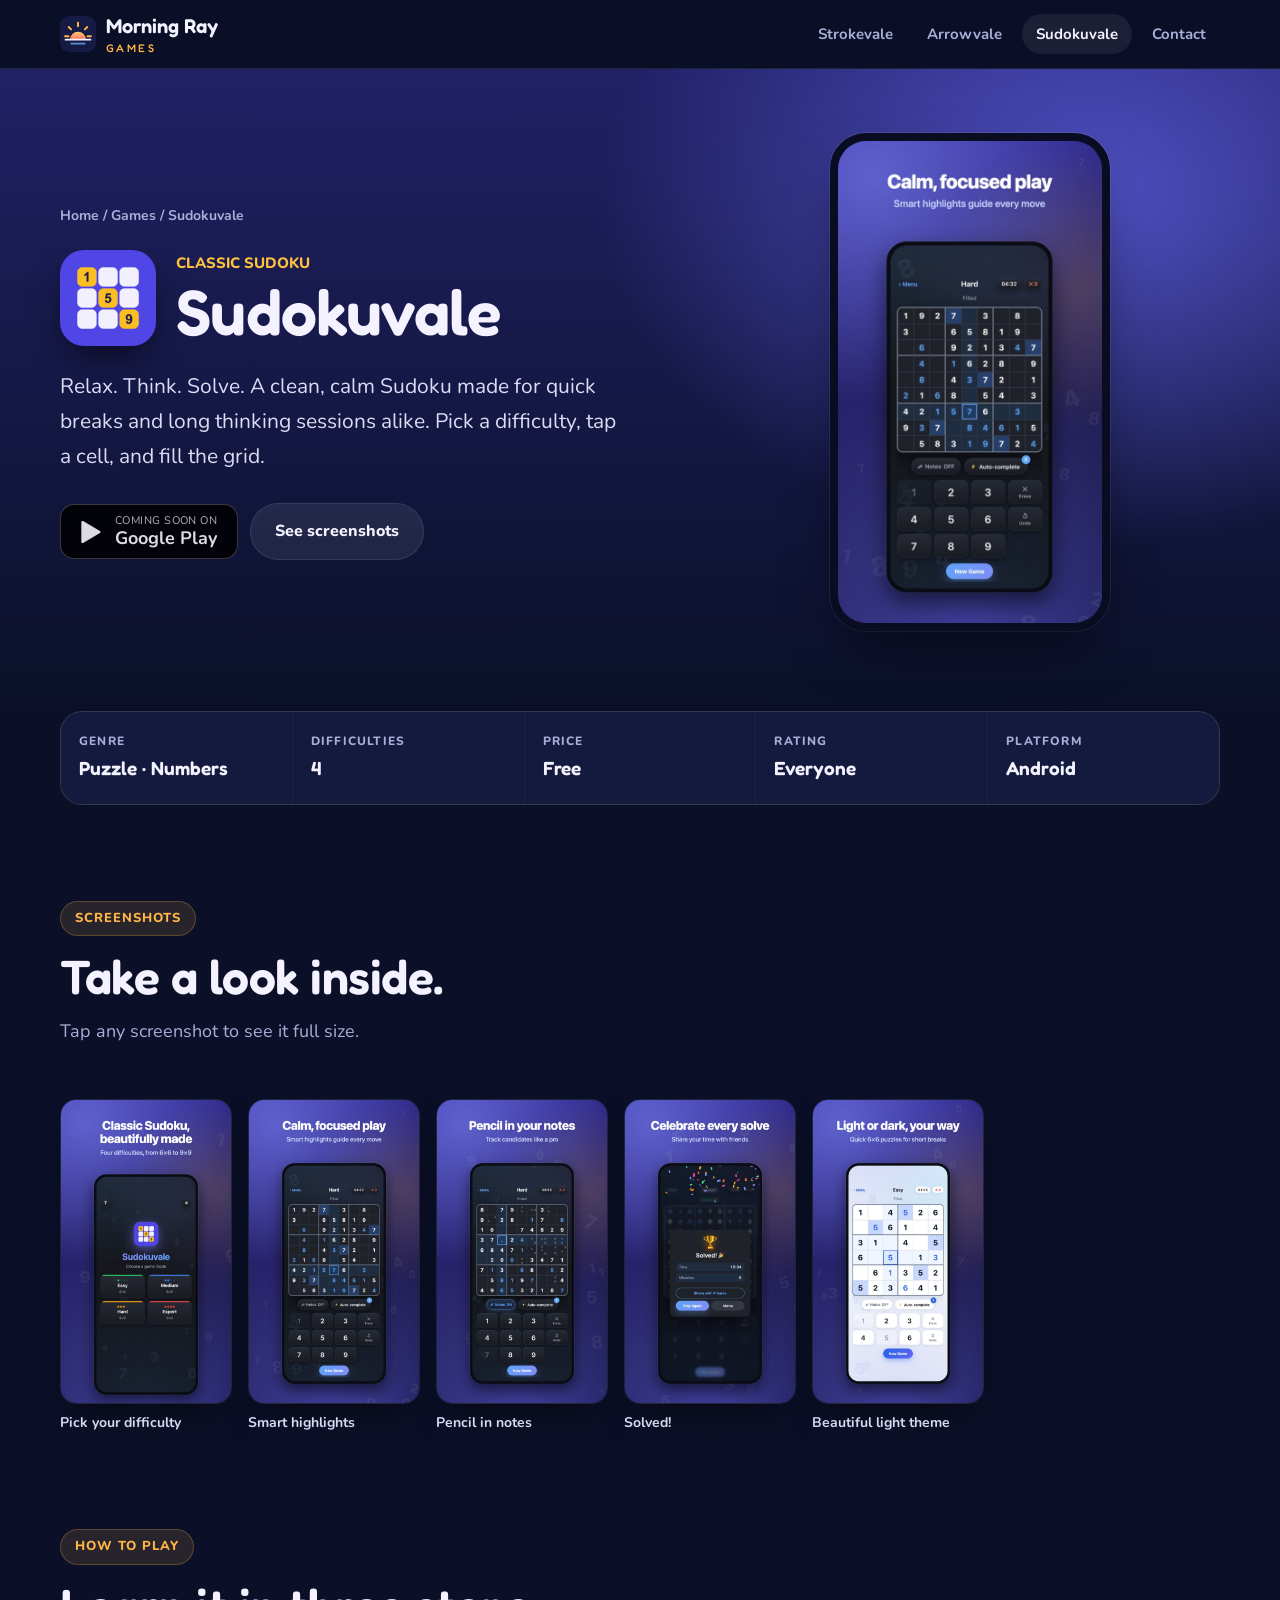
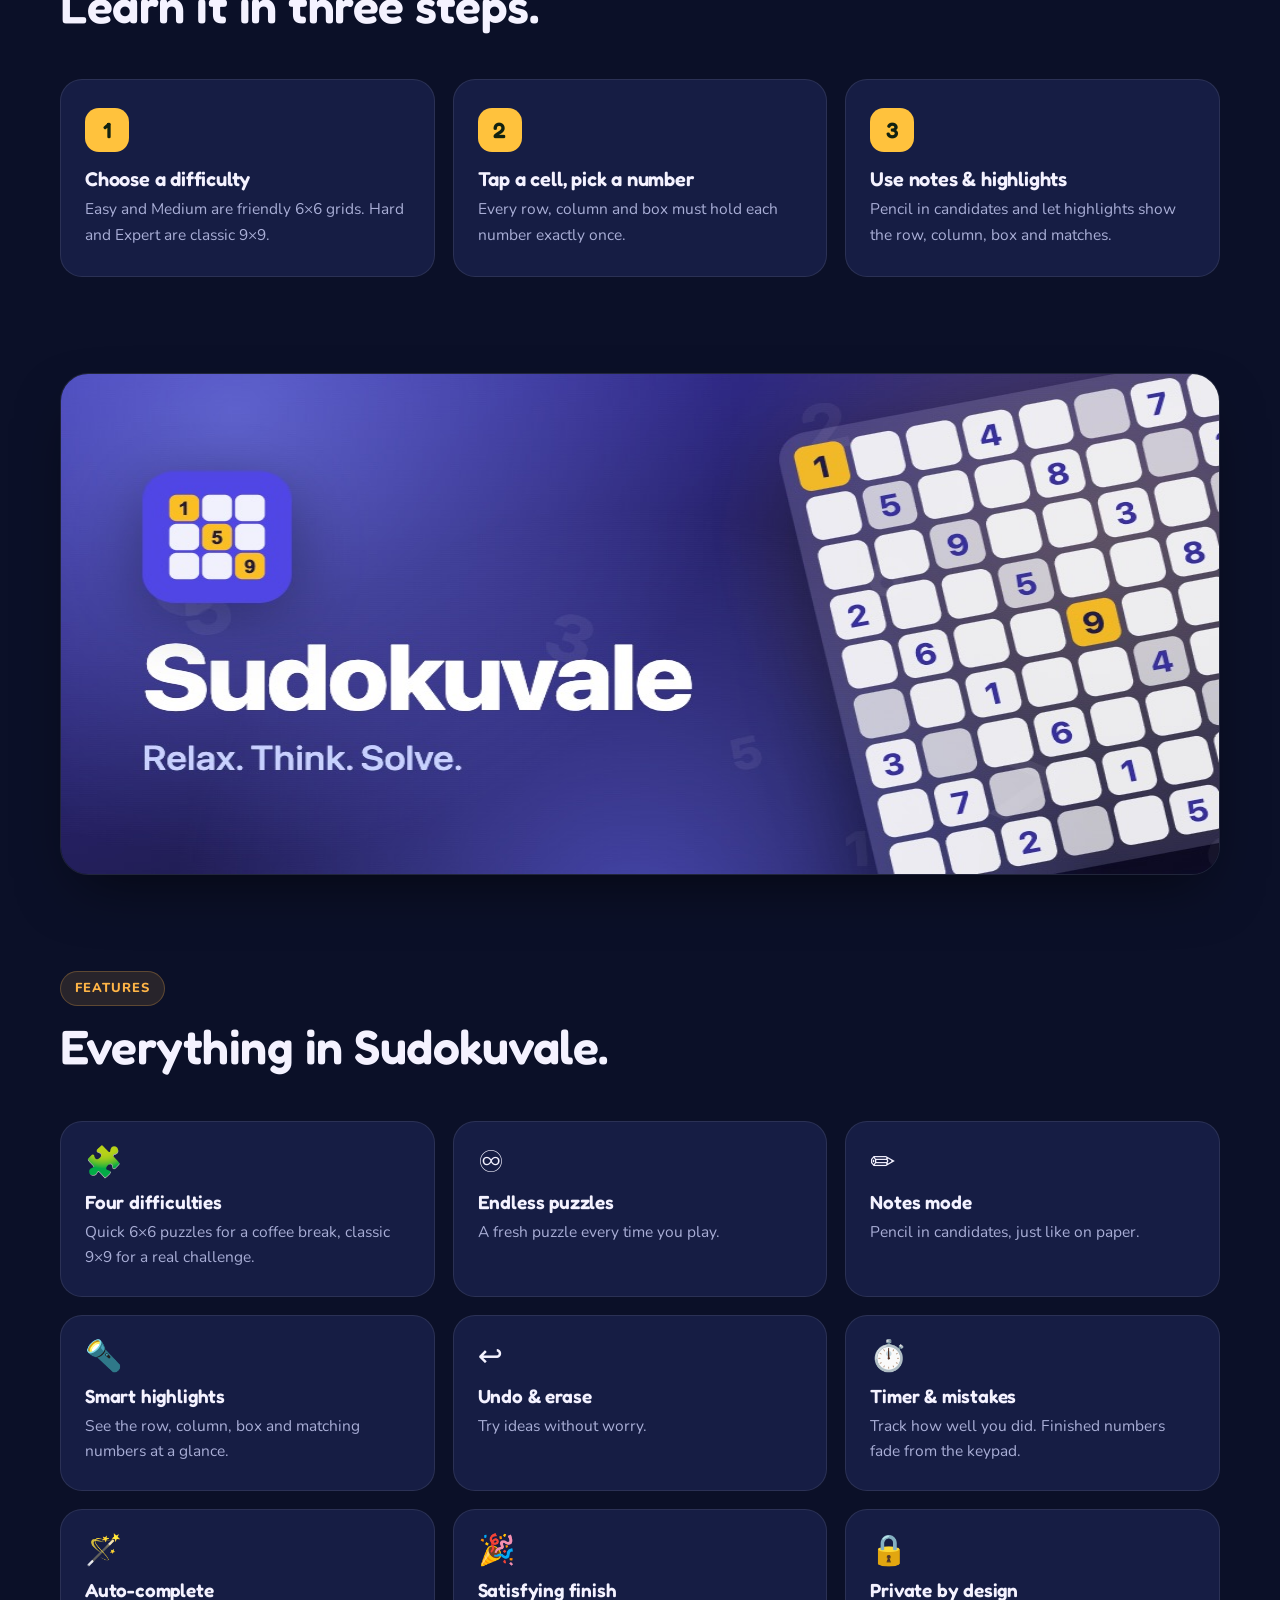
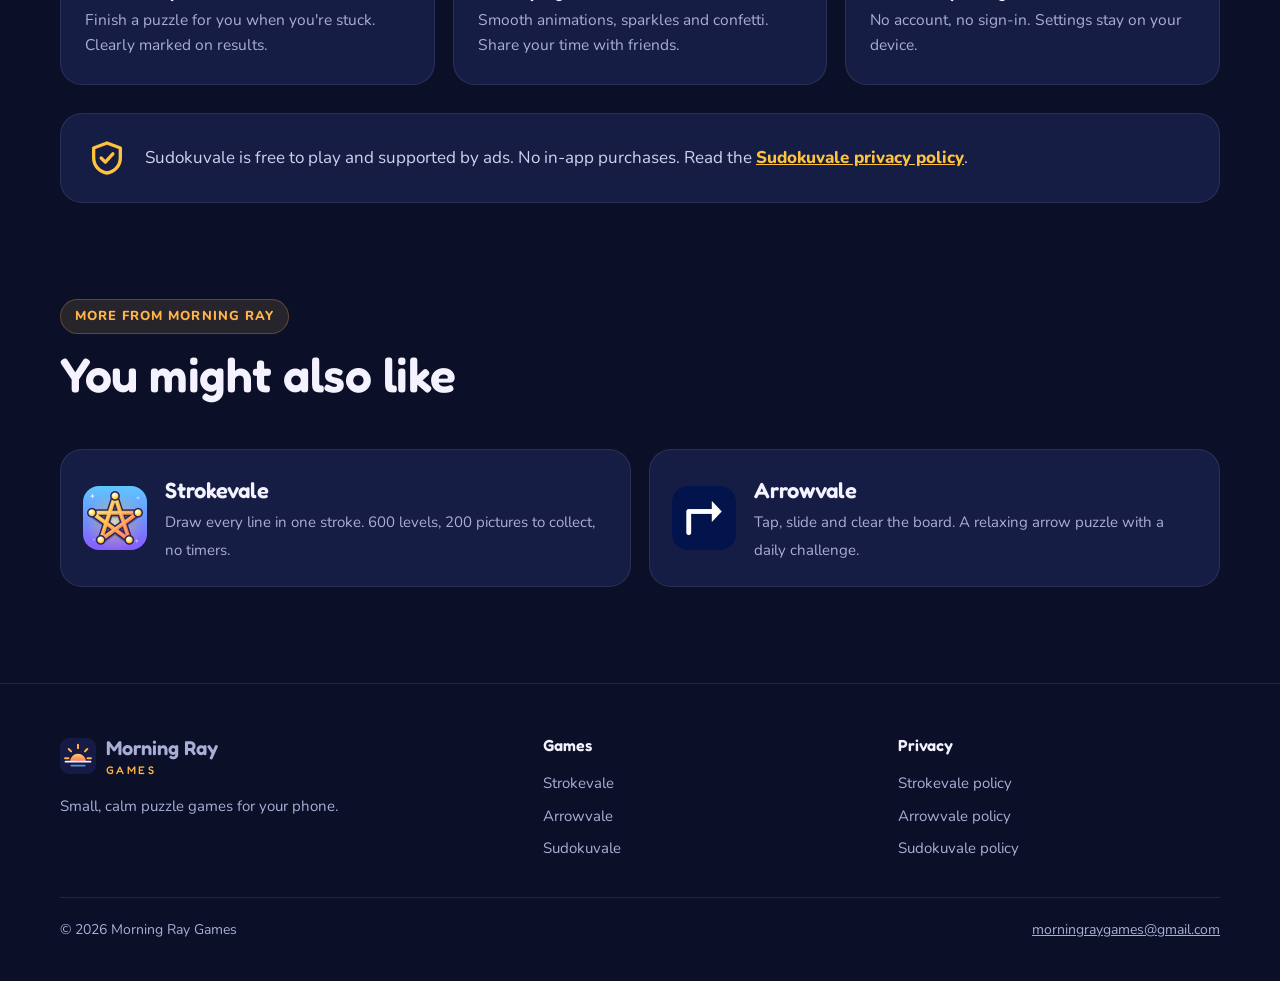
<file: sudokuvale/index.html>
<!doctype html>
<html lang="en">
<head>
  <meta charset="utf-8">
  <meta name="viewport" content="width=device-width, initial-scale=1">
  <title>Sudokuvale — Morning Ray Games</title>
  <meta name="description" content="Relaxing Sudoku from quick 6×6 to expert 9×9. Notes, auto-complete, dark mode.">
  <meta property="og:title" content="Sudokuvale: Classic Sudoku">
  <meta property="og:description" content="Relaxing Sudoku from quick 6×6 to expert 9×9. Notes, auto-complete, dark mode.">
  <meta property="og:image" content="https://morningraygames.github.io/assets/img/sudokuvale-feature.jpg">
  <meta name="theme-color" content="#0b1028">
  <link rel="icon" href="../assets/img/sudokuvale-icon.png" type="image/png">
  <link rel="preconnect" href="https://fonts.googleapis.com">
  <link rel="preconnect" href="https://fonts.gstatic.com" crossorigin>
  <link href="https://fonts.googleapis.com/css2?family=Fredoka:wght@500;600&family=Nunito:wght@400;700;800&display=swap" rel="stylesheet">
  <link rel="stylesheet" href="../assets/style.css?v=3">
</head>
<body class="sudoku">

<header class="nav">
  <div class="wrap">
    <a class="brand" href="../" aria-label="Morning Ray Games home">
      <img src="../assets/logo.svg" alt="" width="36" height="36">
      <span>Morning Ray<small>GAMES</small></span>
    </a>
    <button class="nav-toggle" aria-label="Menu" aria-expanded="false">
      <svg viewBox="0 0 24 24" fill="none" stroke="currentColor" stroke-width="2.2" stroke-linecap="round"><path d="M4 7h16M4 12h16M4 17h16"/></svg>
    </button>
    <nav class="nav-links">
      <a href="../strokevale/">Strokevale</a>
      <a href="../arrowvale/">Arrowvale</a>
      <a href="../sudokuvale/" aria-current="page">Sudokuvale</a>
      <a href="../#contact">Contact</a>
    </nav>
  </div>
</header>

<main>
  <section class="g-hero">
    <div class="wrap g-hero-grid">
      <div>
        <div class="crumbs"><a href="../">Home</a> / <a href="../#games">Games</a> / Sudokuvale</div>
        <div class="g-id">
          <img src="../assets/img/sudokuvale-icon.png" alt="Sudokuvale icon" width="96" height="96">
          <div><span class="sub">CLASSIC SUDOKU</span><h1>Sudokuvale</h1></div>
        </div>
        <p class="lead">Relax. Think. Solve. A clean, calm Sudoku made for quick breaks and long thinking sessions alike. Pick a difficulty, tap a cell, and fill the grid.</p>
        <div class="g-cta">
          <!-- When the game is live, change this to: <a class="store-btn" href="https://play.google.com/store/apps/details?id=com.morningraygames.sudokuvale"> and the text to "GET IT ON" -->
          <span class="store-btn soon" data-play="com.morningraygames.sudokuvale">
            <svg viewBox="0 0 24 24" fill="currentColor"><path d="M4 2.8v18.4c0 .8.9 1.3 1.6.9l15.6-9.2c.7-.4.7-1.4 0-1.8L5.6 1.9C4.9 1.5 4 2 4 2.8z"/></svg>
            <span><small>COMING SOON ON</small><b>Google Play</b></span>
          </span>
          <a class="btn btn-ghost" href="#screens">See screenshots</a>
        </div>
      </div>
      <div class="phone"><img src="../assets/img/sudokuvale-2.jpg" alt="Sudokuvale gameplay"></div>
    </div>
  </section>

  <div class="wrap"><div class="facts reveal"><div class="fact"><span>Genre</span><b>Puzzle · Numbers</b></div><div class="fact"><span>Difficulties</span><b>4</b></div><div class="fact"><span>Price</span><b>Free</b></div><div class="fact"><span>Rating</span><b>Everyone</b></div><div class="fact"><span>Platform</span><b>Android</b></div></div></div>

  <section id="screens" style="padding-bottom: 48px;">
    <div class="wrap">
      <div class="section-head reveal">
        <span class="eyebrow">Screenshots</span>
        <h2>Take a look inside.</h2>
        <p>Tap any screenshot to see it full size.</p>
      </div>
      <div class="gallery reveal">
          <figure><button type="button" aria-label="Enlarge: Pick your difficulty"><img src="../assets/img/sudokuvale-1.jpg" alt="Sudokuvale screenshot: Pick your difficulty" loading="lazy" width="600" height="1067"></button><figcaption>Pick your difficulty</figcaption></figure>
          <figure><button type="button" aria-label="Enlarge: Smart highlights"><img src="../assets/img/sudokuvale-2.jpg" alt="Sudokuvale screenshot: Smart highlights" loading="lazy" width="600" height="1067"></button><figcaption>Smart highlights</figcaption></figure>
          <figure><button type="button" aria-label="Enlarge: Pencil in notes"><img src="../assets/img/sudokuvale-3.jpg" alt="Sudokuvale screenshot: Pencil in notes" loading="lazy" width="600" height="1067"></button><figcaption>Pencil in notes</figcaption></figure>
          <figure><button type="button" aria-label="Enlarge: Solved!"><img src="../assets/img/sudokuvale-4.jpg" alt="Sudokuvale screenshot: Solved!" loading="lazy" width="600" height="1067"></button><figcaption>Solved!</figcaption></figure>
          <figure><button type="button" aria-label="Enlarge: Beautiful light theme"><img src="../assets/img/sudokuvale-5.jpg" alt="Sudokuvale screenshot: Beautiful light theme" loading="lazy" width="600" height="1067"></button><figcaption>Beautiful light theme</figcaption></figure>
      </div>
    </div>
  </section>

  <section style="padding-top: 24px;">
    <div class="wrap">
      <div class="section-head reveal">
        <span class="eyebrow">How to play</span>
        <h2>Learn it in three steps.</h2>
      </div>
      <div class="steps">
        <div class="step reveal"><h3>Choose a difficulty</h3><p>Easy and Medium are friendly 6×6 grids. Hard and Expert are classic 9×9.</p></div>
        <div class="step reveal"><h3>Tap a cell, pick a number</h3><p>Every row, column and box must hold each number exactly once.</p></div>
        <div class="step reveal"><h3>Use notes &amp; highlights</h3><p>Pencil in candidates and let highlights show the row, column, box and matches.</p></div>
      </div>
    </div>
  </section>

  <section style="padding-top: 0;">
    <div class="wrap">
      <div class="feature-banner reveal"><img src="../assets/img/sudokuvale-feature.jpg" alt="Sudokuvale banner" loading="lazy" width="1024" height="500"></div>
    </div>
  </section>

  <section style="padding-top: 0;">
    <div class="wrap">
      <div class="section-head reveal">
        <span class="eyebrow">Features</span>
        <h2>Everything in Sudokuvale.</h2>
      </div>
      <div class="features">
        <div class="feature reveal"><span class="emoji" aria-hidden="true">🧩</span><h3>Four difficulties</h3><p>Quick 6×6 puzzles for a coffee break, classic 9×9 for a real challenge.</p></div>
        <div class="feature reveal"><span class="emoji" aria-hidden="true">♾️</span><h3>Endless puzzles</h3><p>A fresh puzzle every time you play.</p></div>
        <div class="feature reveal"><span class="emoji" aria-hidden="true">✏️</span><h3>Notes mode</h3><p>Pencil in candidates, just like on paper.</p></div>
        <div class="feature reveal"><span class="emoji" aria-hidden="true">🔦</span><h3>Smart highlights</h3><p>See the row, column, box and matching numbers at a glance.</p></div>
        <div class="feature reveal"><span class="emoji" aria-hidden="true">↩️</span><h3>Undo &amp; erase</h3><p>Try ideas without worry.</p></div>
        <div class="feature reveal"><span class="emoji" aria-hidden="true">⏱️</span><h3>Timer &amp; mistakes</h3><p>Track how well you did. Finished numbers fade from the keypad.</p></div>
        <div class="feature reveal"><span class="emoji" aria-hidden="true">🪄</span><h3>Auto-complete</h3><p>Finish a puzzle for you when you're stuck. Clearly marked on results.</p></div>
        <div class="feature reveal"><span class="emoji" aria-hidden="true">🎉</span><h3>Satisfying finish</h3><p>Smooth animations, sparkles and confetti. Share your time with friends.</p></div>
        <div class="feature reveal"><span class="emoji" aria-hidden="true">🔒</span><h3>Private by design</h3><p>No account, no sign-in. Settings stay on your device.</p></div>
      </div>
      <div class="privacy-note reveal" style="margin-top: 28px;">
        <svg viewBox="0 0 24 24" fill="none" stroke="currentColor" stroke-width="2" stroke-linecap="round" stroke-linejoin="round"><path d="M12 3l8 3v6c0 4.5-3.4 8.3-8 9-4.6-.7-8-4.5-8-9V6z"/><path d="M8.5 12l2.5 2.5 4.5-5"/></svg>
        <p>Sudokuvale is free to play and supported by ads. No in-app purchases. Read the <a href="privacy.html">Sudokuvale privacy policy</a>.</p>
      </div>
    </div>
  </section>

  <section style="padding-top: 0;">
    <div class="wrap">
      <div class="section-head reveal">
        <span class="eyebrow">More from Morning Ray</span>
        <h2>You might also like</h2>
      </div>
      <div class="more reveal">
        <a href="../strokevale/"><img src="../assets/img/strokevale-icon.png" alt=""><div><b>Strokevale</b><span>Draw every line in one stroke. 600 levels, 200 pictures to collect, no timers.</span></div></a>
        <a href="../arrowvale/"><img src="../assets/img/arrowvale-icon.png" alt=""><div><b>Arrowvale</b><span>Tap, slide and clear the board. A relaxing arrow puzzle with a daily challenge.</span></div></a>
      </div>
    </div>
  </section>
</main>

<footer>
  <div class="wrap">
    <div class="foot">
      <div>
        <a class="brand" href="../"><img src="../assets/logo.svg" alt="" width="36" height="36"><span>Morning Ray<small>GAMES</small></span></a>
        <p style="margin-top:14px; max-width: 320px;">Small, calm puzzle games for your phone.</p>
      </div>
      <div>
        <h4>Games</h4>
        <ul>
          <li><a href="../strokevale/">Strokevale</a></li>
          <li><a href="../arrowvale/">Arrowvale</a></li>
          <li><a href="../sudokuvale/">Sudokuvale</a></li>
        </ul>
      </div>
      <div>
        <h4>Privacy</h4>
        <ul>
          <li><a href="../strokevale/privacy.html">Strokevale policy</a></li>
          <li><a href="../arrowvale/privacy.html">Arrowvale policy</a></li>
          <li><a href="../sudokuvale/privacy.html">Sudokuvale policy</a></li>
        </ul>
      </div>
    </div>
    <div class="foot-bottom">
      <span>© <span data-year>2026</span> Morning Ray Games</span>
      <a href="mailto:morningraygames@gmail.com">morningraygames@gmail.com</a>
    </div>
  </div>
</footer>

<script src="../assets/main.js"></script>
</body>
</html>
</file>
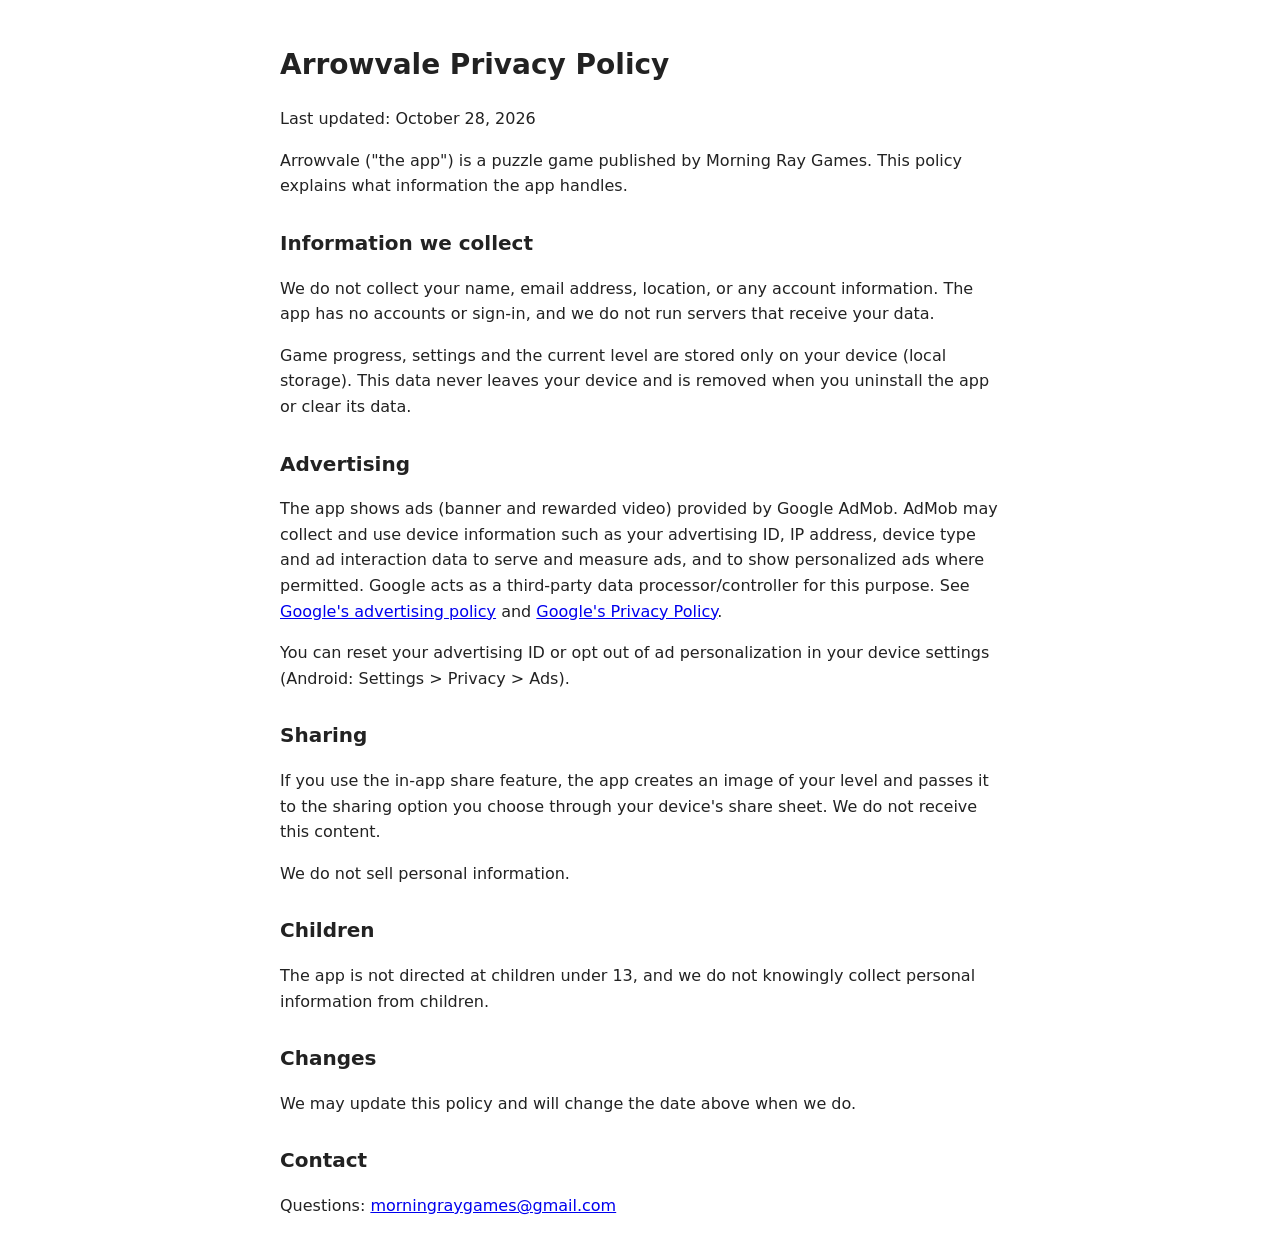
<file: arrowvale/privacy.html>
<!doctype html>
<html lang="en"><head><meta charset="utf-8"><meta name="viewport" content="width=device-width,initial-scale=1">
<title>Arrowvale Privacy Policy</title>
<style>body{font:16px/1.6 system-ui,sans-serif;max-width:720px;margin:0 auto;padding:24px 16px;color:#222}h1{font-size:28px}h2{font-size:20px;margin-top:28px}</style></head>
<body>
<h1>Arrowvale Privacy Policy</h1>
<p>Last updated: October 28, 2026</p>
<p>Arrowvale ("the app") is a puzzle game published by Morning Ray Games. This policy explains what information the app handles.</p>

<h2>Information we collect</h2>
<p>We do not collect your name, email address, location, or any account information. The app has no accounts or sign-in, and we do not run servers that receive your data.</p>
<p>Game progress, settings and the current level are stored only on your device (local storage). This data never leaves your device and is removed when you uninstall the app or clear its data.</p>

<h2>Advertising</h2>
<p>The app shows ads (banner and rewarded video) provided by Google AdMob. AdMob may collect and use device information such as your advertising ID, IP address, device type and ad interaction data to serve and measure ads, and to show personalized ads where permitted. Google acts as a third-party data processor/controller for this purpose. See <a href="https://policies.google.com/technologies/ads">Google's advertising policy</a> and <a href="https://policies.google.com/privacy">Google's Privacy Policy</a>.</p>
<p>You can reset your advertising ID or opt out of ad personalization in your device settings (Android: Settings &gt; Privacy &gt; Ads).</p>

<h2>Sharing</h2>
<p>If you use the in-app share feature, the app creates an image of your level and passes it to the sharing option you choose through your device's share sheet. We do not receive this content.</p>
<p>We do not sell personal information.</p>

<h2>Children</h2>
<p>The app is not directed at children under 13, and we do not knowingly collect personal information from children.</p>

<h2>Changes</h2>
<p>We may update this policy and will change the date above when we do.</p>

<h2>Contact</h2>
<p>Questions: <a href="mailto:morningraygames@gmail.com">morningraygames@gmail.com</a></p>
</body></html>
</file>
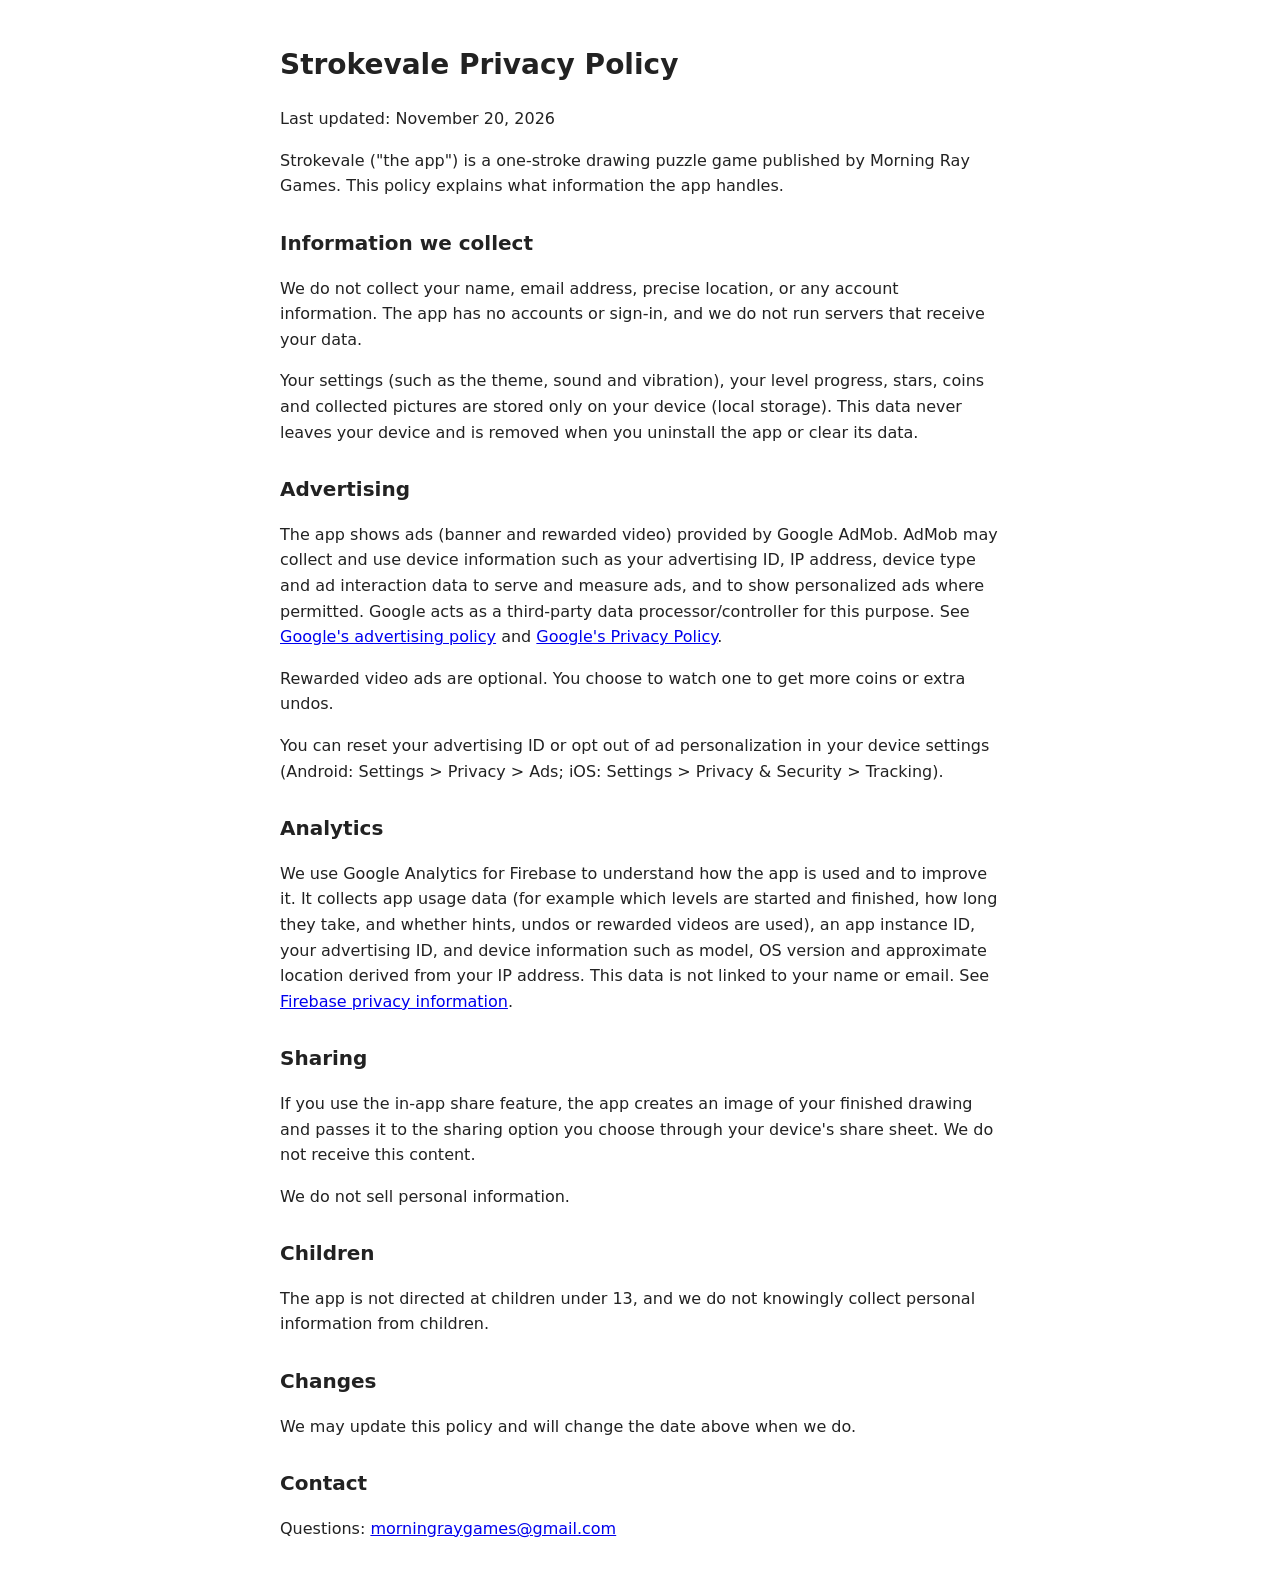
<file: strokevale/privacy.html>
<!doctype html>
<html lang="en"><head><meta charset="utf-8"><meta name="viewport" content="width=device-width,initial-scale=1">
<title>Strokevale Privacy Policy</title>
<style>body{font:16px/1.6 system-ui,sans-serif;max-width:720px;margin:0 auto;padding:24px 16px;color:#222}h1{font-size:28px}h2{font-size:20px;margin-top:28px}</style></head>
<body>
<h1>Strokevale Privacy Policy</h1>
<p>Last updated: November 20, 2026</p>
<p>Strokevale ("the app") is a one-stroke drawing puzzle game published by Morning Ray Games. This policy explains what information the app handles.</p>

<h2>Information we collect</h2>
<p>We do not collect your name, email address, precise location, or any account information. The app has no accounts or sign-in, and we do not run servers that receive your data.</p>
<p>Your settings (such as the theme, sound and vibration), your level progress, stars, coins and collected pictures are stored only on your device (local storage). This data never leaves your device and is removed when you uninstall the app or clear its data.</p>

<h2>Advertising</h2>
<p>The app shows ads (banner and rewarded video) provided by Google AdMob. AdMob may collect and use device information such as your advertising ID, IP address, device type and ad interaction data to serve and measure ads, and to show personalized ads where permitted. Google acts as a third-party data processor/controller for this purpose. See <a href="https://policies.google.com/technologies/ads">Google's advertising policy</a> and <a href="https://policies.google.com/privacy">Google's Privacy Policy</a>.</p>
<p>Rewarded video ads are optional. You choose to watch one to get more coins or extra undos.</p>
<p>You can reset your advertising ID or opt out of ad personalization in your device settings (Android: Settings &gt; Privacy &gt; Ads; iOS: Settings &gt; Privacy &amp; Security &gt; Tracking).</p>

<h2>Analytics</h2>
<p>We use Google Analytics for Firebase to understand how the app is used and to improve it. It collects app usage data (for example which levels are started and finished, how long they take, and whether hints, undos or rewarded videos are used), an app instance ID, your advertising ID, and device information such as model, OS version and approximate location derived from your IP address. This data is not linked to your name or email. See <a href="https://firebase.google.com/support/privacy">Firebase privacy information</a>.</p>

<h2>Sharing</h2>
<p>If you use the in-app share feature, the app creates an image of your finished drawing and passes it to the sharing option you choose through your device's share sheet. We do not receive this content.</p>
<p>We do not sell personal information.</p>

<h2>Children</h2>
<p>The app is not directed at children under 13, and we do not knowingly collect personal information from children.</p>

<h2>Changes</h2>
<p>We may update this policy and will change the date above when we do.</p>

<h2>Contact</h2>
<p>Questions: <a href="mailto:morningraygames@gmail.com">morningraygames@gmail.com</a></p>
</body></html>
</file>
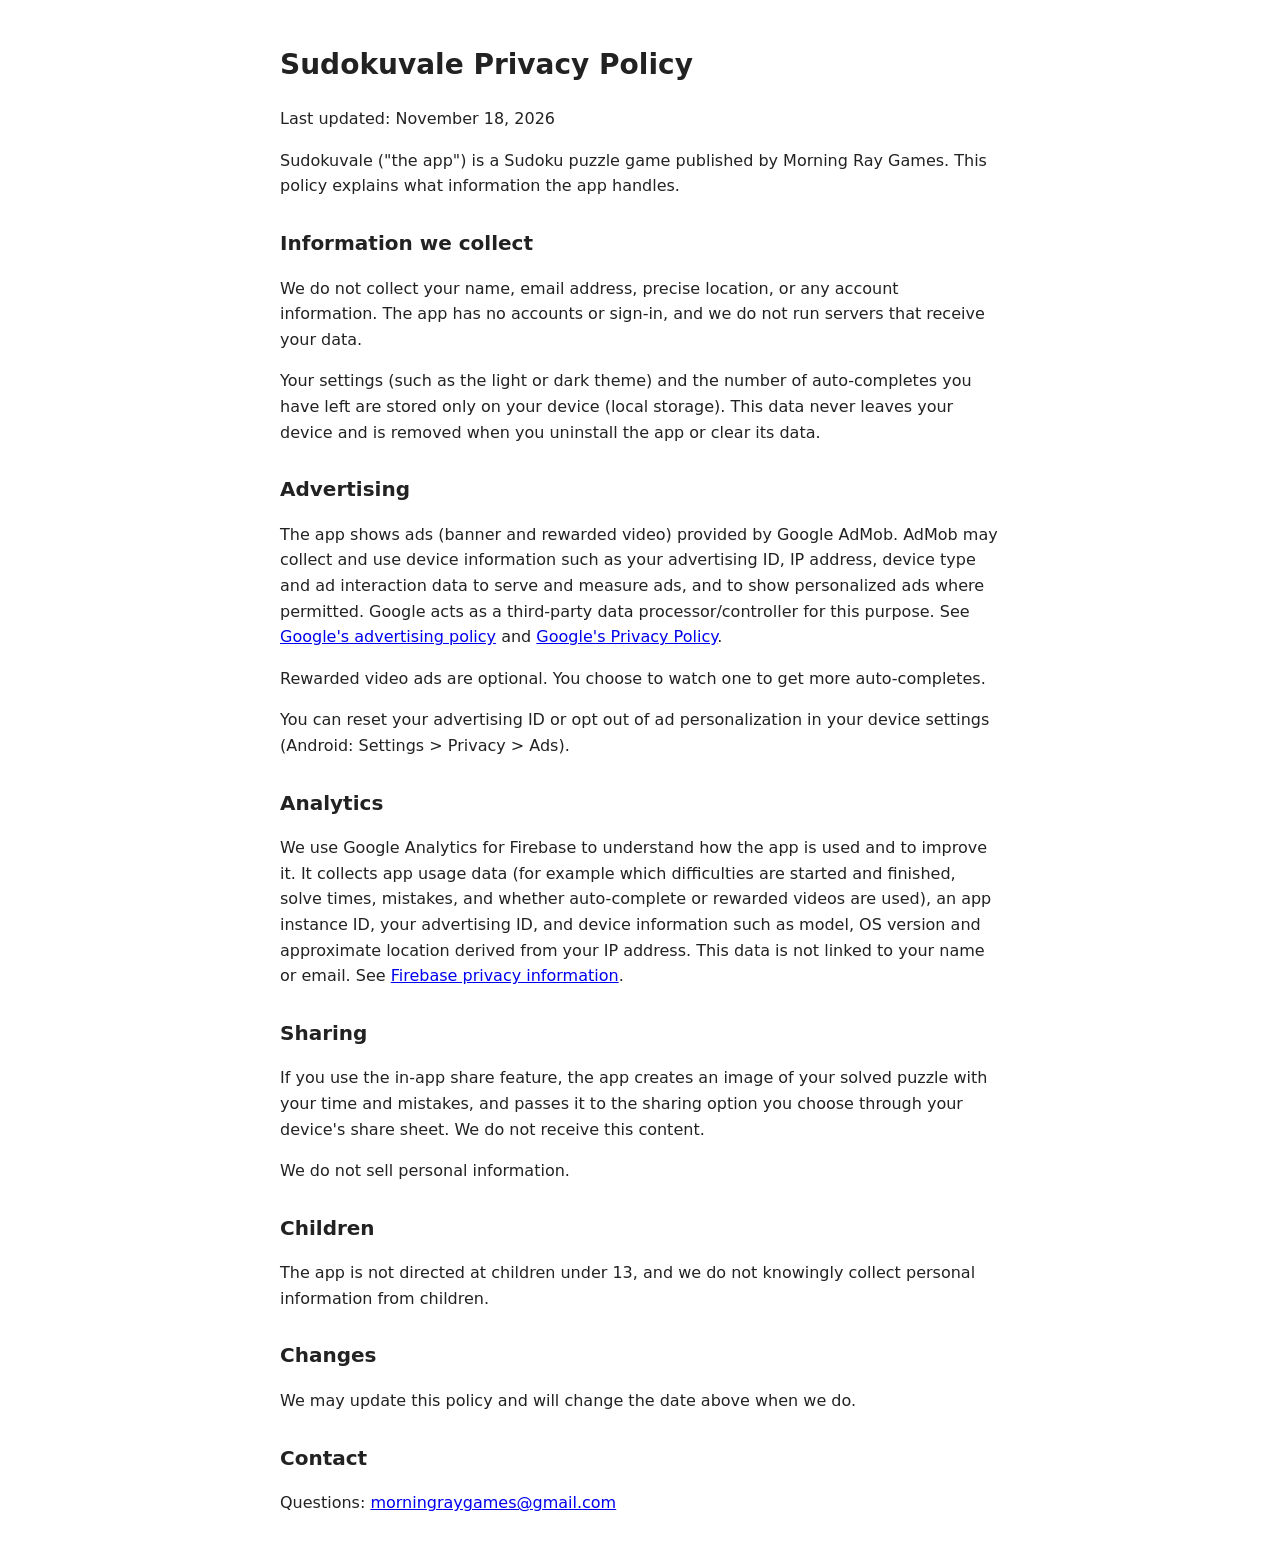
<file: sudokuvale/privacy.html>
<!doctype html>
<html lang="en"><head><meta charset="utf-8"><meta name="viewport" content="width=device-width,initial-scale=1">
<title>Sudokuvale Privacy Policy</title>
<style>body{font:16px/1.6 system-ui,sans-serif;max-width:720px;margin:0 auto;padding:24px 16px;color:#222}h1{font-size:28px}h2{font-size:20px;margin-top:28px}</style></head>
<body>
<h1>Sudokuvale Privacy Policy</h1>
<p>Last updated: November 18, 2026</p>
<p>Sudokuvale ("the app") is a Sudoku puzzle game published by Morning Ray Games. This policy explains what information the app handles.</p>

<h2>Information we collect</h2>
<p>We do not collect your name, email address, precise location, or any account information. The app has no accounts or sign-in, and we do not run servers that receive your data.</p>
<p>Your settings (such as the light or dark theme) and the number of auto-completes you have left are stored only on your device (local storage). This data never leaves your device and is removed when you uninstall the app or clear its data.</p>

<h2>Advertising</h2>
<p>The app shows ads (banner and rewarded video) provided by Google AdMob. AdMob may collect and use device information such as your advertising ID, IP address, device type and ad interaction data to serve and measure ads, and to show personalized ads where permitted. Google acts as a third-party data processor/controller for this purpose. See <a href="https://policies.google.com/technologies/ads">Google's advertising policy</a> and <a href="https://policies.google.com/privacy">Google's Privacy Policy</a>.</p>
<p>Rewarded video ads are optional. You choose to watch one to get more auto-completes.</p>
<p>You can reset your advertising ID or opt out of ad personalization in your device settings (Android: Settings &gt; Privacy &gt; Ads).</p>

<h2>Analytics</h2>
<p>We use Google Analytics for Firebase to understand how the app is used and to improve it. It collects app usage data (for example which difficulties are started and finished, solve times, mistakes, and whether auto-complete or rewarded videos are used), an app instance ID, your advertising ID, and device information such as model, OS version and approximate location derived from your IP address. This data is not linked to your name or email. See <a href="https://firebase.google.com/support/privacy">Firebase privacy information</a>.</p>

<h2>Sharing</h2>
<p>If you use the in-app share feature, the app creates an image of your solved puzzle with your time and mistakes, and passes it to the sharing option you choose through your device's share sheet. We do not receive this content.</p>
<p>We do not sell personal information.</p>

<h2>Children</h2>
<p>The app is not directed at children under 13, and we do not knowingly collect personal information from children.</p>

<h2>Changes</h2>
<p>We may update this policy and will change the date above when we do.</p>

<h2>Contact</h2>
<p>Questions: <a href="mailto:morningraygames@gmail.com">morningraygames@gmail.com</a></p>
</body></html>
</file>
<file: assets/style.css>
/* Morning Ray Games — shared styles */
:root {
  --night: #0b1028;
  --night-2: #131a3d;
  --dusk: #2b2466;
  --card: #161d44;
  --card-2: #1d2552;
  --line: rgba(255, 255, 255, 0.09);
  --text: #f4f2ff;
  --muted: #a9aed6;
  --sun: #ffb547;
  --coral: #ff7a59;
  --rose: #ff5d8f;
  --sky: #6ec6ff;
  --accent: var(--sun);
  --radius: 22px;
  --shadow: 0 24px 60px -20px rgba(0, 0, 0, 0.6);
  --display: "Fredoka", "Nunito", system-ui, sans-serif;
  --body: "Nunito", system-ui, -apple-system, "Segoe UI", sans-serif;
  --wrap: 1160px;
}

* { box-sizing: border-box; }
html { scroll-behavior: smooth; }
body {
  margin: 0;
  background: var(--night);
  color: var(--text);
  font: 17px/1.65 var(--body);
  -webkit-font-smoothing: antialiased;
  overflow-x: hidden;
}
img { max-width: 100%; display: block; }
a { color: inherit; }
h1, h2, h3 { font-family: var(--display); font-weight: 600; line-height: 1.1; margin: 0; letter-spacing: -0.01em; }
p { margin: 0; }
.wrap { width: min(var(--wrap), 100% - 32px); margin-inline: auto; }
.muted { color: var(--muted); }
.sr-only { position: absolute; width: 1px; height: 1px; overflow: hidden; clip: rect(0 0 0 0); }

/* ---------- Nav ---------- */
.nav {
  position: sticky; top: 0; z-index: 50;
  backdrop-filter: blur(14px); -webkit-backdrop-filter: blur(14px);
  background: rgba(11, 16, 40, 0.72);
  border-bottom: 1px solid var(--line);
}
.nav .wrap { display: flex; align-items: center; justify-content: space-between; height: 68px; }
.brand { display: flex; align-items: center; gap: 10px; text-decoration: none; font-family: var(--display); font-weight: 600; font-size: 20px; }
.brand svg { width: 36px; height: 36px; flex: none; }
.brand small { display: block; font-size: 11px; letter-spacing: 0.22em; color: var(--sun); font-weight: 500; margin-top: -4px; }
.nav-links { display: flex; gap: 6px; align-items: center; }
.nav-links a { text-decoration: none; padding: 8px 14px; border-radius: 999px; color: var(--muted); font-weight: 700; font-size: 15px; transition: 0.2s; }
.nav-links a:hover, .nav-links a[aria-current="page"] { color: var(--text); background: rgba(255,255,255,0.07); }
.nav-toggle { display: none; background: none; border: 0; color: var(--text); width: 44px; height: 44px; border-radius: 12px; cursor: pointer; }
.nav-toggle svg { width: 26px; height: 26px; }
@media (max-width: 760px) {
  .nav-toggle { display: grid; place-items: center; }
  .nav-links {
    position: absolute; top: 68px; left: 0; right: 0; flex-direction: column; align-items: stretch;
    background: var(--night-2); border-bottom: 1px solid var(--line); padding: 10px 16px 18px; gap: 2px;
    display: none;
  }
  .nav-links.open { display: flex; }
  .nav-links a { padding: 12px 14px; }
}

/* ---------- Buttons ---------- */
.btn {
  display: inline-flex; align-items: center; gap: 10px; justify-content: center;
  padding: 14px 24px; border-radius: 999px; font-weight: 800; font-size: 16px;
  text-decoration: none; border: 0; cursor: pointer; transition: transform 0.2s, box-shadow 0.2s, background 0.2s;
  font-family: var(--body);
}
.btn:hover { transform: translateY(-2px); }
.btn-sun { background: linear-gradient(135deg, var(--sun), var(--coral)); color: #2a1300; box-shadow: 0 12px 30px -10px rgba(255, 140, 70, 0.7); }
.btn-ghost { background: rgba(255,255,255,0.08); color: var(--text); border: 1px solid var(--line); }
.btn-ghost:hover { background: rgba(255,255,255,0.14); }
.btn svg { width: 20px; height: 20px; }
.store-btn {
  display: inline-flex; align-items: center; gap: 12px; padding: 10px 20px 10px 16px;
  background: #000; color: #fff; border-radius: 14px; text-decoration: none; border: 1px solid rgba(255,255,255,0.25);
  transition: transform 0.2s;
}
.store-btn:hover { transform: translateY(-2px); }
.store-btn svg { width: 26px; height: 26px; }
.store-btn span { display: flex; flex-direction: column; line-height: 1.15; text-align: left; }
.store-btn small { font-size: 11px; opacity: 0.8; letter-spacing: 0.04em; }
.store-btn b { font-size: 18px; font-weight: 700; }
.store-btn.soon { opacity: 0.85; cursor: default; }
.store-btn.soon:hover { transform: none; }

/* ---------- Hero ---------- */
.hero { position: relative; overflow: hidden; padding: 72px 0 96px; isolation: isolate; }
.hero::before {
  content: ""; position: absolute; inset: 0; z-index: -2;
  background:
    radial-gradient(600px 400px at 78% 105%, rgba(255, 140, 70, 0.55), transparent 70%),
    radial-gradient(900px 600px at 80% 120%, rgba(255, 93, 143, 0.35), transparent 70%),
    radial-gradient(800px 500px at 10% -10%, rgba(110, 198, 255, 0.18), transparent 70%),
    linear-gradient(180deg, var(--night) 0%, var(--dusk) 100%);
}
.hero .rays {
  position: absolute; z-index: -1; width: 1400px; height: 1400px; left: 78%; top: 105%;
  transform: translate(-50%, -50%);
  background: repeating-conic-gradient(from 0deg, rgba(255, 200, 120, 0.07) 0deg 6deg, transparent 6deg 18deg);
  mask-image: radial-gradient(circle, #000 0%, transparent 60%);
  -webkit-mask-image: radial-gradient(circle, #000 0%, transparent 60%);
  animation: spin 120s linear infinite;
}
@keyframes spin { to { transform: translate(-50%, -50%) rotate(360deg); } }
.hero-grid { display: grid; grid-template-columns: 1.05fr 1fr; gap: 48px; align-items: center; }
.eyebrow {
  display: inline-flex; align-items: center; gap: 8px; padding: 6px 14px; border-radius: 999px;
  background: rgba(255, 181, 71, 0.12); color: var(--sun); font-weight: 800; font-size: 13px;
  letter-spacing: 0.08em; text-transform: uppercase; border: 1px solid rgba(255, 181, 71, 0.25);
}
.hero h1 { font-size: clamp(42px, 6.4vw, 76px); margin: 0 0 20px; }
.hero h1 .glow { background: linear-gradient(90deg, var(--sun), var(--coral) 50%, var(--rose)); -webkit-background-clip: text; background-clip: text; color: transparent; }
.hero .lead { font-size: clamp(18px, 2vw, 21px); color: #d4d6f2; max-width: 540px; }
.hero-cta { display: flex; flex-wrap: wrap; gap: 12px; margin-top: 32px; }
.phones { position: relative; height: 520px; }
.phone {
  position: absolute; width: 230px; aspect-ratio: 9 / 16; border-radius: 30px; overflow: hidden;
  border: 6px solid #0a0d22; box-shadow: var(--shadow), 0 0 0 1px rgba(255,255,255,0.08);
  background: #0a0d22;
}
.phone img { width: 100%; height: 100%; object-fit: cover; }
.phones .phone:nth-child(1) { left: 0; top: 70px; transform: rotate(-9deg); animation: float 7s ease-in-out infinite; }
.phones .phone:nth-child(2) { left: 50%; top: 0; transform: translateX(-50%); z-index: 2; width: 250px; animation: float2 6s ease-in-out infinite; }
.phones .phone:nth-child(3) { right: 0; top: 70px; transform: rotate(9deg); animation: float 8s ease-in-out infinite reverse; }
@keyframes float { 50% { margin-top: -14px; } }
@keyframes float2 { 50% { margin-top: 12px; } }
@media (max-width: 900px) {
  .hero-grid { grid-template-columns: 1fr; }
  .phones { height: 420px; max-width: 520px; margin: 0 auto; width: 100%; }
  .phone { width: 170px; }
  .phones .phone:nth-child(2) { width: 190px; }
}
@media (max-width: 480px) {
  .phones { height: 340px; }
  .phone { width: 130px; border-width: 4px; border-radius: 22px; }
  .phones .phone:nth-child(2) { width: 150px; }
}

/* ---------- Stats ---------- */
.stats { display: grid; grid-template-columns: repeat(4, 1fr); gap: 1px; background: var(--line); border-radius: var(--radius); overflow: hidden; border: 1px solid var(--line); margin-top: -48px; position: relative; z-index: 3; }
.stat { background: var(--night-2); padding: 26px 20px; text-align: center; }
.stat b { display: block; font-family: var(--display); font-size: 38px; font-weight: 600; color: var(--sun); line-height: 1.1; }
.stat span { color: var(--muted); font-size: 14px; font-weight: 700; }
@media (max-width: 720px) { .stats { grid-template-columns: repeat(2, 1fr); } }

/* ---------- Sections ---------- */
section { padding: 96px 0; }
.section-head { max-width: 640px; margin-bottom: 48px; }
.section-head.center { margin-inline: auto; text-align: center; }
.section-head h2 { font-size: clamp(32px, 4.4vw, 48px); margin: 14px 0 14px; }
.section-head p { color: var(--muted); font-size: 18px; }

/* ---------- Game showcase (home) ---------- */
.showcase { display: grid; gap: 32px; }
.game-card {
  --g1: #5b5ce6; --g2: #2d2a8c;
  position: relative; display: grid; grid-template-columns: 1fr 1.05fr; gap: 0;
  background: var(--card); border: 1px solid var(--line); border-radius: 28px; overflow: hidden;
  box-shadow: var(--shadow);
}
.game-card:nth-child(even) .game-media { order: 2; }
.game-media {
  position: relative; min-height: 420px; overflow: hidden;
  background: radial-gradient(circle at 30% 20%, var(--g1), var(--g2));
  display: flex; align-items: flex-end; justify-content: center; gap: 16px; padding: 40px 24px 0;
}
.game-media img { width: 44%; max-width: 210px; border-radius: 22px 22px 0 0; border: 5px solid rgba(0,0,0,0.35); border-bottom: 0; box-shadow: var(--shadow); transition: transform 0.4s; }
.game-media img:nth-child(2) { margin-bottom: 36px; border-radius: 22px; border-bottom: 5px solid rgba(0,0,0,0.35); }
.game-card:hover .game-media img:nth-child(1) { transform: translateY(-8px); }
.game-card:hover .game-media img:nth-child(2) { transform: translateY(-14px); }
.game-body { padding: 44px 44px 40px; display: flex; flex-direction: column; gap: 18px; }
.game-title { display: flex; align-items: center; gap: 16px; }
.game-title img { width: 68px; height: 68px; border-radius: 18px; box-shadow: 0 10px 24px -8px rgba(0,0,0,0.6); }
.game-title h3 { font-size: 34px; }
.game-title .tag { color: var(--accent); font-weight: 800; font-size: 14px; letter-spacing: 0.04em; }
.game-body > p { color: #cfd2ee; font-size: 17px; }
.chips { display: flex; flex-wrap: wrap; gap: 8px; }
.chip { padding: 6px 12px; border-radius: 999px; background: rgba(255,255,255,0.07); border: 1px solid var(--line); font-size: 13px; font-weight: 700; color: #dfe1f7; }
.ticks { list-style: none; padding: 0; margin: 0; display: grid; gap: 8px; }
.ticks li { position: relative; padding-left: 30px; color: #d7d9f2; }
.ticks li::before {
  content: ""; position: absolute; left: 0; top: 4px; width: 20px; height: 20px; border-radius: 50%;
  background: var(--accent) url("data:image/svg+xml,%3Csvg xmlns='http://www.w3.org/2000/svg' viewBox='0 0 24 24' fill='none' stroke='%23111' stroke-width='3.5' stroke-linecap='round' stroke-linejoin='round'%3E%3Cpath d='M5 12.5l4.5 4.5L19 7.5'/%3E%3C/svg%3E") center / 12px no-repeat;
}
.game-actions { display: flex; flex-wrap: wrap; gap: 10px; margin-top: auto; padding-top: 6px; align-items: center; }
.game-actions .link { color: var(--muted); font-size: 14px; font-weight: 700; text-decoration: none; padding: 8px 6px; }
.game-actions .link:hover { color: var(--text); text-decoration: underline; }
@media (max-width: 900px) {
  .game-card { grid-template-columns: 1fr; }
  .game-card:nth-child(even) .game-media { order: 0; }
  .game-media { min-height: 320px; }
  .game-body { padding: 28px 22px 28px; }
}

.sudoku { --g1: #6567f0; --g2: #2a2780; --accent: #ffc23d; }
.arrow  { --g1: #3a64d8; --g2: #0d1a4f; --accent: #6fa8ff; }
.stroke { --g1: #5ec8fb; --g2: #7b5cf0; --accent: #ffd34d; }

/* ---------- Values ---------- */
.values { display: grid; grid-template-columns: repeat(4, 1fr); gap: 18px; }
.value { background: var(--card); border: 1px solid var(--line); border-radius: var(--radius); padding: 28px 24px; transition: transform 0.25s, border-color 0.25s; }
.value:hover { transform: translateY(-4px); border-color: rgba(255, 181, 71, 0.4); }
.value .ico { width: 52px; height: 52px; border-radius: 16px; display: grid; place-items: center; margin-bottom: 18px; background: linear-gradient(135deg, rgba(255,181,71,0.22), rgba(255,93,143,0.18)); }
.value .ico svg { width: 26px; height: 26px; color: var(--sun); }
.value h3 { font-size: 21px; margin-bottom: 8px; }
.value p { color: var(--muted); font-size: 15.5px; }
@media (max-width: 960px) { .values { grid-template-columns: repeat(2, 1fr); } }
@media (max-width: 520px) { .values { grid-template-columns: 1fr; } }

/* ---------- Studio band ---------- */
.studio { display: grid; grid-template-columns: 1fr 1fr; gap: 56px; align-items: center; }
.studio-art { position: relative; aspect-ratio: 1; max-width: 460px; width: 100%; margin: 0 auto; }
.studio-art svg { width: 100%; height: 100%; }
.studio p + p { margin-top: 16px; }
.studio .text p { color: #cfd2ee; font-size: 18px; }
@media (max-width: 860px) { .studio { grid-template-columns: 1fr; } .studio-art { max-width: 320px; } }

/* ---------- Contact ---------- */
.contact-card {
  position: relative; overflow: hidden; border-radius: 32px; padding: 64px 40px; text-align: center;
  background: radial-gradient(500px 300px at 50% 120%, rgba(255,140,70,0.5), transparent 70%), linear-gradient(160deg, var(--dusk), var(--night-2));
  border: 1px solid var(--line);
}
.contact-card h2 { font-size: clamp(30px, 4.4vw, 46px); margin-bottom: 14px; }
.contact-card p { color: #cfd2ee; max-width: 560px; margin: 0 auto 28px; font-size: 18px; }
.contact-card .btn { font-size: 17px; }
@media (max-width: 520px) { .contact-card { padding: 44px 20px; } .contact-card .btn { font-size: 15px; padding: 14px 18px; } }

/* ---------- Footer ---------- */
footer { border-top: 1px solid var(--line); padding: 48px 0 40px; color: var(--muted); font-size: 15px; }
.foot { display: grid; grid-template-columns: 1.4fr 1fr 1fr; gap: 32px; }
.foot h4 { color: var(--text); font-family: var(--display); font-weight: 600; font-size: 16px; margin: 0 0 12px; }
.foot ul { list-style: none; padding: 0; margin: 0; display: grid; gap: 8px; }
.foot a { text-decoration: none; }
.foot a:hover { color: var(--text); }
.foot-bottom { margin-top: 36px; padding-top: 20px; border-top: 1px solid var(--line); display: flex; justify-content: space-between; flex-wrap: wrap; gap: 10px; font-size: 14px; }
@media (max-width: 720px) { .foot { grid-template-columns: 1fr 1fr; } .foot > div:first-child { grid-column: 1 / -1; } }

/* ---------- Game detail page ---------- */
.g-hero { position: relative; overflow: hidden; padding: 64px 0 80px; isolation: isolate; }
.g-hero::before {
  content: ""; position: absolute; inset: 0; z-index: -1;
  background: radial-gradient(700px 500px at 85% 20%, color-mix(in srgb, var(--g1) 70%, transparent), transparent 70%),
              linear-gradient(180deg, color-mix(in srgb, var(--g2) 70%, var(--night)) 0%, var(--night) 100%);
}
.g-hero-grid { display: grid; grid-template-columns: 1.1fr 0.9fr; gap: 48px; align-items: center; }
.crumbs { font-size: 14px; color: var(--muted); margin-bottom: 22px; font-weight: 700; }
.crumbs a { text-decoration: none; }
.crumbs a:hover { color: var(--text); }
.g-id { display: flex; align-items: center; gap: 20px; margin-bottom: 22px; }
.g-id img { width: 96px; height: 96px; border-radius: 24px; box-shadow: 0 16px 36px -10px rgba(0,0,0,0.7); }
.g-id h1 { font-size: clamp(40px, 6vw, 64px); }
.g-id .sub { color: var(--accent); font-weight: 800; font-size: 15px; }
.g-hero .lead { font-size: clamp(18px, 2vw, 21px); color: #dadcf4; max-width: 560px; }
.g-cta { display: flex; flex-wrap: wrap; gap: 12px; margin-top: 30px; align-items: center; }
.g-hero .phone { position: relative; width: 280px; margin: 0 auto; border-radius: 36px; border-width: 8px; animation: float 7s ease-in-out infinite; }
@media (max-width: 860px) { .g-hero-grid { grid-template-columns: 1fr; } .g-hero .phone { width: 220px; } }

.facts { display: grid; grid-template-columns: repeat(5, 1fr); gap: 1px; background: var(--line); border: 1px solid var(--line); border-radius: var(--radius); overflow: hidden; }
.fact { background: var(--night-2); padding: 20px 18px; }
.fact span { display: block; font-size: 12px; text-transform: uppercase; letter-spacing: 0.1em; color: var(--muted); font-weight: 800; }
.fact b { font-family: var(--display); font-weight: 600; font-size: 19px; }
@media (max-width: 860px) { .facts { grid-template-columns: repeat(2, 1fr); } .fact:last-child { grid-column: 1 / -1; } }

.gallery {
  display: grid; grid-auto-flow: column; grid-auto-columns: 172px; gap: 16px;
  overflow-x: auto; scroll-snap-type: x mandatory; padding: 4px 4px 24px; margin: 0 -4px;
  scrollbar-width: thin; scrollbar-color: rgba(255,255,255,0.2) transparent;
}
.gallery figure { margin: 0; scroll-snap-align: start; }
.gallery button {
  display: block; width: 100%; padding: 0; border: 0; background: none; cursor: zoom-in; text-align: left; color: inherit; font: inherit;
}
.gallery img { width: 100%; height: auto; aspect-ratio: 9 / 16; object-fit: cover; border-radius: 16px; border: 1px solid var(--line); box-shadow: 0 16px 36px -16px rgba(0,0,0,0.7); transition: transform 0.25s; }
.gallery button:hover img, .gallery button:focus-visible img { transform: translateY(-6px); }
.gallery figcaption { margin-top: 10px; font-weight: 700; font-size: 14px; line-height: 1.35; color: #d7d9f2; }
@media (max-width: 520px) { .gallery { grid-auto-columns: 42%; gap: 12px; } }

.feature-banner { border-radius: 28px; overflow: hidden; border: 1px solid var(--line); box-shadow: var(--shadow); }
.feature-banner img { width: 100%; }

.steps { display: grid; grid-template-columns: repeat(3, 1fr); gap: 18px; counter-reset: s; }
.step { background: var(--card); border: 1px solid var(--line); border-radius: var(--radius); padding: 28px 24px; position: relative; }
.step::before {
  counter-increment: s; content: counter(s);
  display: grid; place-items: center; width: 44px; height: 44px; border-radius: 14px; margin-bottom: 16px;
  font-family: var(--display); font-weight: 600; font-size: 22px; color: #121; background: var(--accent);
}
.step h3 { font-size: 20px; margin-bottom: 6px; }
.step p { color: var(--muted); font-size: 15.5px; }
@media (max-width: 800px) { .steps { grid-template-columns: 1fr; } }

.features { display: grid; grid-template-columns: repeat(3, 1fr); gap: 18px; }
.feature { background: var(--card); border: 1px solid var(--line); border-radius: var(--radius); padding: 26px 24px; }
.feature .emoji { font-size: 30px; line-height: 1; margin-bottom: 14px; display: block; }
.feature h3 { font-size: 19px; margin-bottom: 6px; }
.feature p { color: var(--muted); font-size: 15.5px; }
@media (max-width: 900px) { .features { grid-template-columns: repeat(2, 1fr); } }
@media (max-width: 560px) { .features { grid-template-columns: 1fr; } }

.more { display: grid; grid-template-columns: repeat(2, 1fr); gap: 18px; }
.more a {
  display: flex; align-items: center; gap: 18px; padding: 22px; border-radius: var(--radius); text-decoration: none;
  background: var(--card); border: 1px solid var(--line); transition: transform 0.2s, border-color 0.2s;
}
.more a:hover { transform: translateY(-4px); border-color: rgba(255,255,255,0.25); }
.more img { width: 64px; height: 64px; border-radius: 16px; }
.more b { font-family: var(--display); font-size: 22px; font-weight: 600; display: block; }
.more span { color: var(--muted); font-size: 15px; }
@media (max-width: 640px) { .more { grid-template-columns: 1fr; } }

.privacy-note { display: flex; gap: 18px; align-items: center; padding: 24px 26px; border-radius: var(--radius); background: var(--card); border: 1px solid var(--line); }
.privacy-note svg { width: 40px; height: 40px; color: var(--accent); flex: none; }
.privacy-note p { color: #cfd2ee; }
.privacy-note a { color: var(--accent); font-weight: 800; }

/* ---------- Lightbox ---------- */
.lightbox { position: fixed; inset: 0; z-index: 100; display: none; place-items: center; background: rgba(5, 7, 20, 0.92); backdrop-filter: blur(6px); padding: 24px; }
.lightbox.open { display: grid; }
.lightbox img { max-height: 88vh; max-width: min(92vw, 520px); border-radius: 24px; box-shadow: var(--shadow); }
.lightbox .lb-cap { position: absolute; bottom: 20px; left: 0; right: 0; text-align: center; font-weight: 700; color: #dfe1f7; }
.lightbox button { position: absolute; background: rgba(255,255,255,0.1); border: 1px solid var(--line); color: #fff; width: 52px; height: 52px; border-radius: 50%; font-size: 26px; cursor: pointer; display: grid; place-items: center; }
.lightbox button:hover { background: rgba(255,255,255,0.2); }
.lb-close { top: 18px; right: 18px; }
.lb-prev { left: 18px; top: 50%; transform: translateY(-50%); }
.lb-next { right: 18px; top: 50%; transform: translateY(-50%); }
@media (max-width: 560px) { .lb-prev, .lb-next { top: auto; bottom: 64px; transform: none; } }

/* ---------- Reveal ---------- */
.reveal { opacity: 0; transform: translateY(24px); transition: opacity 0.7s ease, transform 0.7s ease; }
.reveal.in { opacity: 1; transform: none; }
@media (prefers-reduced-motion: reduce) {
  *, *::before, *::after { animation: none !important; transition: none !important; }
  .reveal { opacity: 1; transform: none; }
}
:focus-visible { outline: 3px solid var(--sun); outline-offset: 3px; border-radius: 8px; }
</file>
